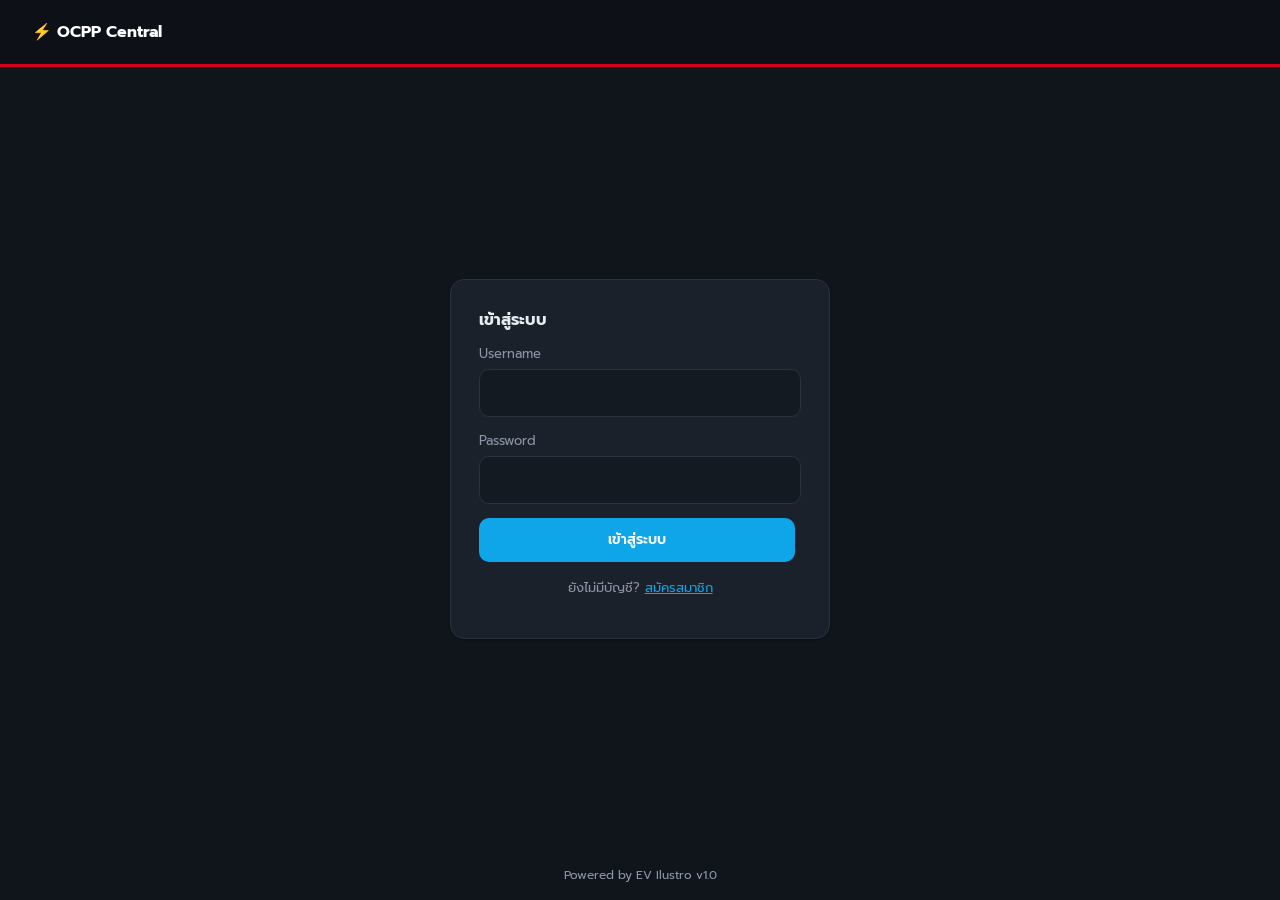
<file: app/static/login.html>
<!DOCTYPE html>
<html lang="th">
<head>
  <meta charset="UTF-8" />
  <meta name="viewport" content="width=device-width, initial-scale=1.0" />
  <title>เข้าสู่ระบบ - OCPP 1.6J Central System</title>
  <link rel="preconnect" href="https://fonts.googleapis.com" />
  <link rel="preconnect" href="https://fonts.gstatic.com" crossorigin />
  <link href="https://fonts.googleapis.com/css2?family=Prompt:wght@400;500;600;700&display=swap" rel="stylesheet" />
  <link rel="stylesheet" href="style.css?v=5" />
</head>
<body>
  <div class="auth-shell">
    <div class="auth-topbar">⚡ OCPP Central</div>

    <div class="auth-main">
      <div class="auth-card">
        <h2>เข้าสู่ระบบ</h2>
        <form id="login-form" class="form-grid">
          <label>Username
            <input type="text" id="login-username" required autocomplete="username" />
          </label>
          <label>Password
            <input type="password" id="login-password" required autocomplete="current-password" />
          </label>
          <p id="login-error" class="form-error" style="display:none"></p>
          <button type="submit">เข้าสู่ระบบ</button>
        </form>
        <p class="auth-footer-link">
          ยังไม่มีบัญชี? <a href="register.html">สมัครสมาชิก</a>
        </p>
      </div>
    </div>

    <footer class="page-footer">
      Powered by EV Ilustro v1.0
    </footer>
  </div>

  <script src="login.js"></script>
</body>
</html>
</file>
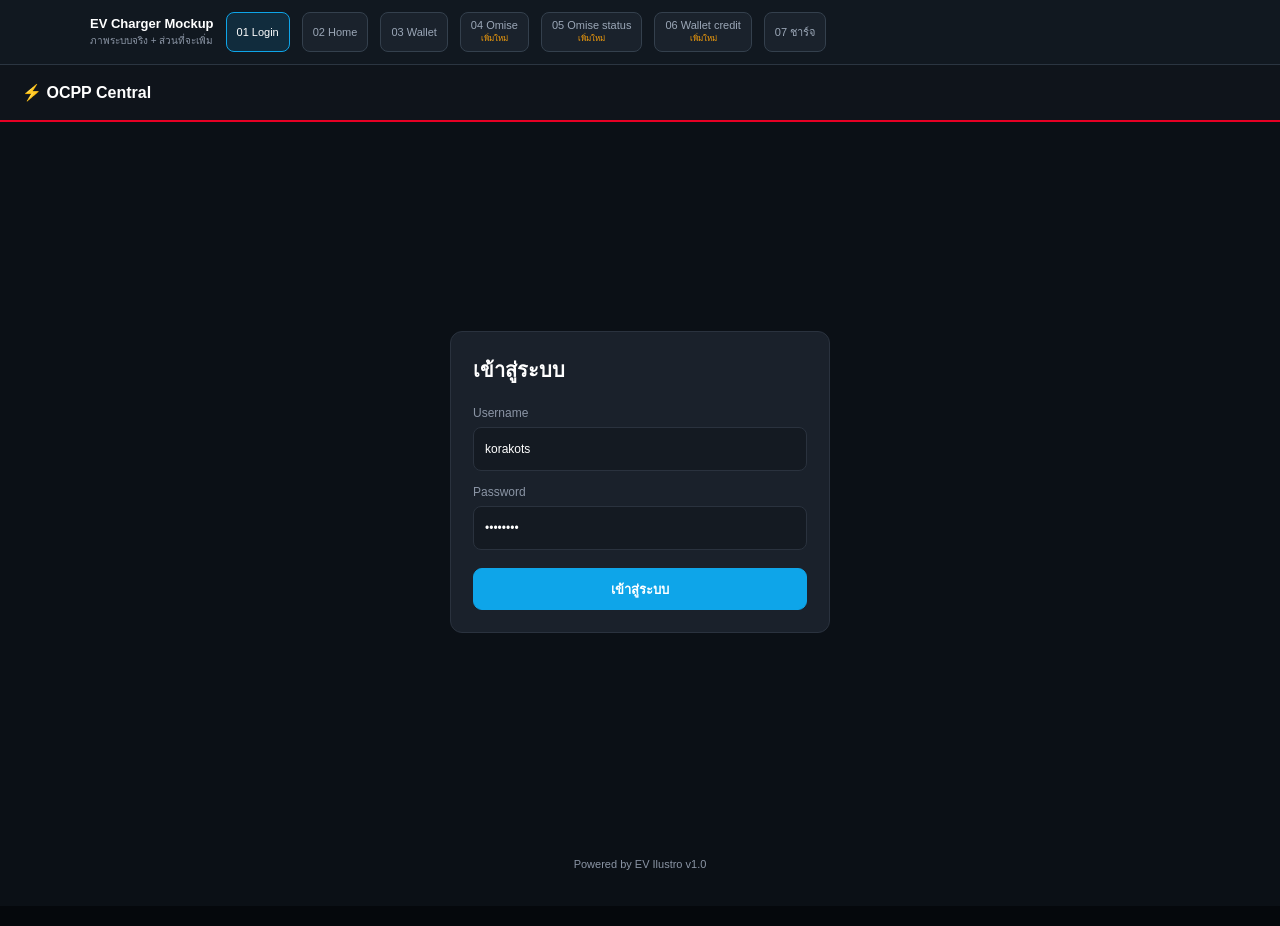
<file: app/static/mockup.html>
<!DOCTYPE html>
<html lang="th">
<head>
  <meta charset="UTF-8" />
  <meta name="viewport" content="width=device-width, initial-scale=1.0" />
  <title>EV Charger | System Mockup</title>
  <link rel="stylesheet" href="style.css?v=11" />
  <style>
    :root {
      --mockup-bg: #0b1016;
      --mockup-surface: #1a212b;
      --mockup-surface-2: #141a22;
      --mockup-border: #2a323e;
      --mockup-text: #e8ecf1;
      --mockup-muted: #8b95a5;
      --mockup-primary: #0ea5e9;
      --mockup-success: #22c55e;
      --mockup-warning: #f59e0b;
      --mockup-danger: #ef4444;
      --mockup-teal: #0f8aaa;
    }

    * { box-sizing: border-box; }

    html, body { min-height: 100%; }

    body {
      margin: 0;
      background: #05080c;
      color: var(--mockup-text);
      font-family: "Prompt", "Segoe UI", Tahoma, sans-serif;
    }

    button, input, select { font: inherit; }
    button { cursor: pointer; }

    .review-toolbar {
      position: sticky;
      top: 0;
      z-index: 50;
      display: flex;
      align-items: center;
      gap: 12px;
      padding: 12px 16px;
      background: #111820;
      border-bottom: 1px solid #2b3541;
      overflow-x: auto;
    }

    .review-toolbar-title {
      flex: 0 0 auto;
      color: #fff;
      font-size: 13px;
      font-weight: 700;
      white-space: nowrap;
    }

    .review-toolbar-title span {
      display: block;
      margin-top: 2px;
      color: var(--mockup-muted);
      font-size: 10px;
      font-weight: 400;
    }

    .review-steps {
      display: flex;
      gap: 6px;
      min-width: max-content;
    }

    .review-step {
      min-height: 34px;
      padding: 6px 10px;
      border: 1px solid #34404d;
      border-radius: 8px;
      background: #1a222c;
      color: #9ba7b7;
      font-size: 11px;
      white-space: nowrap;
    }

    .review-step.active {
      border-color: var(--mockup-primary);
      background: rgba(14, 165, 233, 0.14);
      color: #fff;
    }

    .review-step.proposed::after {
      content: "เพิ่มใหม่";
      display: block;
      margin-top: 1px;
      color: var(--mockup-warning);
      font-size: 8px;
    }

    .mockup-viewport {
      min-height: calc(100vh - 59px);
      background: var(--mockup-bg);
    }

    .mockup-screen { display: none; min-height: calc(100vh - 59px); }
    .mockup-screen.active { display: block; }

    .mockup-app {
      display: flex;
      flex-direction: column;
      width: min(100%, 760px);
      min-height: calc(100vh - 59px);
      margin: 0 auto;
      background: var(--mockup-bg);
    }

    .mockup-header {
      display: flex;
      align-items: center;
      justify-content: space-between;
      gap: 12px;
      min-height: 58px;
      padding: 12px 16px;
      background: var(--mockup-surface);
      border-bottom: 1px solid var(--mockup-border);
    }

    .mockup-brand {
      display: flex;
      align-items: center;
      gap: 8px;
      color: #fff;
      font-size: 15px;
      font-weight: 700;
    }

    .mockup-version {
      padding: 1px 7px;
      border: 1px solid var(--mockup-border);
      border-radius: 999px;
      color: var(--mockup-muted);
      font-size: 10px;
      font-weight: 500;
    }

    .mockup-header-actions { display: flex; align-items: center; gap: 8px; }

    .mockup-online {
      padding: 7px 10px;
      border-radius: 999px;
      background: var(--mockup-surface-2);
      color: #a5afbd;
      font-size: 11px;
      white-space: nowrap;
    }

    .mockup-header-icon {
      width: 36px;
      height: 36px;
      border: 1px solid var(--mockup-border);
      border-radius: 9px;
      background: var(--mockup-surface-2);
      color: var(--mockup-primary);
    }

    .mockup-content {
      flex: 1;
      padding: 14px 16px 92px;
    }

    .mockup-heading {
      display: flex;
      align-items: flex-start;
      gap: 10px;
      margin-bottom: 14px;
    }

    .mockup-back {
      flex: 0 0 auto;
      width: 40px;
      height: 40px;
      border: 1px solid var(--mockup-border);
      border-radius: 10px;
      background: var(--mockup-surface);
      color: var(--mockup-text);
      font-size: 18px;
    }

    .mockup-heading h1,
    .mockup-heading h2 {
      margin: 0;
      color: #fff;
      font-size: 20px;
      line-height: 1.3;
    }

    .mockup-heading p {
      margin: 4px 0 0;
      color: var(--mockup-muted);
      font-size: 12px;
    }

    .mockup-card {
      margin-bottom: 14px;
      padding: 16px;
      border: 1px solid var(--mockup-border);
      border-radius: 12px;
      background: var(--mockup-surface);
    }

    .mockup-card h3,
    .mockup-card h4 {
      margin: 0 0 12px;
      color: #fff;
      font-size: 16px;
    }

    .mockup-card p { color: var(--mockup-muted); }

    .overview-strip {
      display: flex;
      gap: 8px;
      overflow-x: auto;
      margin-bottom: 14px;
    }

    .overview-chip {
      flex: 0 0 auto;
      padding: 8px 12px;
      border: 1px solid var(--mockup-border);
      border-radius: 999px;
      background: var(--mockup-surface);
      color: var(--mockup-muted);
      font-size: 12px;
      white-space: nowrap;
    }

    .overview-chip strong { color: #fff; }
    .status-dot { display: inline-block; width: 8px; height: 8px; margin-right: 5px; border-radius: 50%; }
    .status-dot.green { background: var(--mockup-success); }
    .status-dot.blue { background: var(--mockup-primary); }
    .status-dot.red { background: var(--mockup-danger); }
    .status-dot.gray { background: #64748b; }

    .wallet-summary {
      display: flex;
      align-items: center;
      justify-content: space-between;
      gap: 12px;
      margin-bottom: 14px;
      padding: 13px 15px;
      border: 1px solid var(--mockup-border);
      border-radius: 10px;
      background: var(--mockup-surface);
    }

    .wallet-summary span { color: var(--mockup-muted); font-size: 12px; }
    .wallet-summary strong { color: #fff; font-family: ui-monospace, monospace; font-size: 18px; }

    .wallet-home-card { margin-bottom: 16px; padding: 18px; border: 1px solid rgba(14, 165, 233, 0.45); border-radius: 12px; background: #172b39; }
    .wallet-home-top { display: flex; align-items: flex-end; justify-content: space-between; gap: 14px; }
    .wallet-home-kicker { color: #9ddcf4; font-size: 12px; }
    .wallet-home-label { margin-top: 8px; color: var(--mockup-muted); font-size: 12px; }
    .wallet-home-value { margin-top: 2px; color: #fff; font-family: ui-monospace, monospace; font-size: 34px; font-weight: 700; }
    .wallet-home-top .primary-btn { flex: 0 0 auto; }
    .wallet-home-meta { display: flex; justify-content: space-between; gap: 10px; margin-top: 16px; padding-top: 12px; border-top: 1px solid rgba(157, 220, 244, 0.2); color: #b7c5d1; font-size: 11px; }
    .wallet-home-meta strong { color: #8de0a2; font-weight: 600; }
    .home-section-heading { display: flex; align-items: baseline; justify-content: space-between; gap: 10px; margin: 0 0 8px; }
    .home-section-heading h3 { margin: 0; color: #fff; font-size: 15px; }
    .home-section-heading span { color: var(--mockup-muted); font-size: 11px; }
    #screen-home .mockup-content > .wallet-summary { display: none; }

    .charger-card {
      padding: 16px;
      border: 1px solid var(--mockup-border);
      border-radius: 12px;
      background: var(--mockup-surface);
    }

    .charger-card-top,
    .charger-card-meta,
    .button-row,
    .wallet-balance-row,
    .payment-summary-row,
    .transaction-row {
      display: flex;
      align-items: center;
      justify-content: space-between;
      gap: 10px;
    }

    .charger-card-top strong { color: #fff; font-size: 15px; }
    .charger-card-meta { margin-top: 10px; color: var(--mockup-muted); font-size: 12px; }
    .charger-card-meta strong { color: #dce3eb; }

    .badge {
      display: inline-flex;
      align-items: center;
      padding: 5px 9px;
      border-radius: 999px;
      font-size: 11px;
      font-weight: 600;
    }

    .badge.available { background: rgba(34, 197, 94, 0.16); color: var(--mockup-success); }
    .badge.offline { background: var(--mockup-surface-2); color: var(--mockup-muted); }
    .badge.pending { background: rgba(245, 158, 11, 0.16); color: var(--mockup-warning); }
    .badge.success { background: rgba(34, 197, 94, 0.16); color: var(--mockup-success); }
    .badge.failed { background: rgba(239, 68, 68, 0.16); color: var(--mockup-danger); }

    .primary-btn,
    .secondary-btn,
    .danger-btn {
      min-height: 42px;
      padding: 9px 14px;
      border-radius: 9px;
      font-size: 13px;
      font-weight: 600;
    }

    .primary-btn { border: 1px solid var(--mockup-primary); background: var(--mockup-primary); color: #fff; }
    .secondary-btn { border: 1px solid var(--mockup-border); background: var(--mockup-surface-2); color: var(--mockup-text); }
    .danger-btn { border: 1px solid var(--mockup-danger); background: var(--mockup-danger); color: #fff; }
    .primary-btn:disabled { cursor: default; opacity: 0.45; }

    .bottom-nav {
      position: relative;
      flex: 0 0 auto;
      display: flex;
      justify-content: center;
      border-top: 1px solid var(--mockup-border);
      background: rgba(26, 33, 43, 0.98);
    }

    .bottom-nav-inner { display: flex; width: min(100%, 760px); }

    .bottom-nav button {
      flex: 1;
      min-height: 62px;
      border: 0;
      border-top: 2px solid transparent;
      background: transparent;
      color: #a1adbd;
      font-size: 11px;
    }

    .bottom-nav button.active { border-top-color: var(--mockup-danger); color: var(--mockup-primary); }
    .bottom-nav .nav-icon { display: block; margin-bottom: 3px; font-size: 19px; }

    .screen-switch {
      display: flex;
      gap: 6px;
      margin-bottom: 14px;
      padding: 4px;
      border: 1px solid var(--mockup-border);
      border-radius: 10px;
      background: var(--mockup-surface-2);
    }

    .screen-switch button {
      flex: 1;
      min-height: 34px;
      border: 0;
      border-radius: 7px;
      background: transparent;
      color: var(--mockup-muted);
      font-size: 12px;
    }

    .screen-switch button.active { background: var(--mockup-primary); color: #fff; }

    .wallet-balance {
      padding: 16px;
      border: 1px solid rgba(34, 197, 94, 0.35);
      border-radius: 10px;
      background: rgba(34, 197, 94, 0.1);
    }

    .wallet-balance .label { color: var(--mockup-muted); font-size: 12px; }
    .wallet-balance .value { margin-top: 3px; color: #fff; font-family: ui-monospace, monospace; font-size: 28px; font-weight: 700; }

    .wallet-mode { display: none; }
    .wallet-mode.active { display: block; }

    .alert {
      margin: 14px 0;
      padding: 12px;
      border-radius: 9px;
      font-size: 12px;
      line-height: 1.55;
    }

    .alert.warning { background: rgba(245, 158, 11, 0.1); color: #f8c36c; }
    .alert.danger { background: rgba(239, 68, 68, 0.1); color: #ff9090; }
    .alert.success { background: rgba(34, 197, 94, 0.1); color: #84e39b; }

    .field-label { display: block; margin-bottom: 7px; color: var(--mockup-muted); font-size: 12px; }
    .field-input,
    .field-select {
      width: 100%;
      min-height: 42px;
      padding: 9px 11px;
      border: 1px solid var(--mockup-border);
      border-radius: 8px;
      outline: 0;
      background: var(--mockup-surface-2);
      color: #fff;
    }

    .amount-options { display: flex; gap: 8px; margin: 10px 0 14px; }
    .amount-option { flex: 1; min-height: 38px; border: 1px solid var(--mockup-border); border-radius: 8px; background: var(--mockup-surface-2); color: #dce3eb; font-size: 12px; }
    .amount-option.active { border-color: var(--mockup-primary); background: rgba(14, 165, 233, 0.12); color: #fff; }

    .payment-summary {
      margin-bottom: 14px;
      padding: 14px;
      border: 1px solid var(--mockup-border);
      border-radius: 10px;
      background: var(--mockup-surface-2);
    }

    .payment-summary-row { padding: 7px 0; color: var(--mockup-muted); font-size: 12px; }
    .payment-summary-row + .payment-summary-row { border-top: 1px solid var(--mockup-border); }
    .payment-summary-row strong { color: #fff; font-family: ui-monospace, monospace; }

    .omise-shell { max-width: 500px; margin: 0 auto 14px; overflow: hidden; border: 1px solid #d7dde6; border-radius: 12px; background: #fff; color: #1e293b; box-shadow: 0 8px 22px rgba(0, 0, 0, 0.18); }
    .omise-topbar { display: flex; align-items: center; justify-content: space-between; gap: 10px; padding: 15px 18px; border-bottom: 1px solid #e5e7eb; background: #fff; }
    .omise-logo { color: #d61f69; font-size: 20px; font-weight: 800; letter-spacing: 0; }
    .omise-logo small { display: block; margin-top: 1px; color: #64748b; font-size: 9px; font-weight: 500; }
    .omise-test-badge { padding: 4px 7px; border-radius: 999px; background: #fff3cd; color: #986c00; font-size: 10px; font-weight: 700; }
    .omise-body { padding: 20px; }
    .omise-merchant { color: #64748b; font-size: 12px; }
    .omise-merchant strong { display: block; margin-top: 4px; color: #111827; font-size: 15px; }
    .omise-amount { margin: 20px 0; text-align: center; }
    .omise-amount span { color: #64748b; font-size: 12px; }
    .omise-amount strong { display: block; margin-top: 3px; color: #111827; font-family: ui-monospace, monospace; font-size: 32px; }
    .omise-method { display: flex; align-items: center; justify-content: space-between; gap: 10px; padding: 12px; border: 1px solid #dbe2ea; border-radius: 8px; background: #f8fafc; font-size: 12px; }
    .omise-method.selected { border-color: #d61f69; background: #fff5f8; }
    .omise-method strong { color: #111827; }
    .omise-method-check { color: #d61f69; font-weight: 800; }
    .omise-primary { width: 100%; min-height: 42px; margin-top: 16px; border: 1px solid #d61f69; border-radius: 8px; background: #d61f69; color: #fff; font-size: 13px; font-weight: 700; }
    .omise-primary:hover { filter: brightness(1.05); }
    .omise-meta { display: grid; grid-template-columns: 1fr 1fr; gap: 8px; margin-top: 16px; padding-top: 12px; border-top: 1px solid #e5e7eb; color: #64748b; font-size: 10px; }
    .omise-meta strong { display: block; margin-top: 3px; color: #334155; font-family: ui-monospace, monospace; font-size: 10px; }
    .omise-qr-stage { display: grid; place-items: center; padding: 8px 0 14px; }
    .omise-status { display: inline-flex; align-items: center; gap: 6px; padding: 6px 10px; border-radius: 999px; background: #fff3cd; color: #986c00; font-size: 11px; font-weight: 700; }
    .omise-status.success { background: #dcfce7; color: #15803d; }
    .omise-status.failed { background: #fee2e2; color: #b91c1c; }
    .omise-receipt { padding: 14px; border-radius: 8px; background: #f8fafc; }
    .omise-receipt-row { display: flex; align-items: center; justify-content: space-between; gap: 10px; padding: 7px 0; color: #64748b; font-size: 12px; }
    .omise-receipt-row + .omise-receipt-row { border-top: 1px solid #e5e7eb; }
    .omise-receipt-row strong { color: #111827; font-family: ui-monospace, monospace; }
    .omise-footer-note { margin: 14px 0 0; color: #64748b; text-align: center; font-size: 10px; line-height: 1.5; }
    .omise-result-icon { display: grid; place-items: center; width: 54px; height: 54px; margin: 0 auto 12px; border-radius: 50%; background: #dcfce7; color: #15803d; font-size: 26px; font-weight: 800; }
    .omise-result-icon.failed { background: #fee2e2; color: #b91c1c; }
    .omise-result-title { margin: 0; color: #15803d; text-align: center; font-size: 20px; }
    .omise-result-title.failed { color: #b91c1c; }

    @media (max-width: 520px) {
      .omise-body { padding: 16px; }
      .omise-meta { grid-template-columns: 1fr; }
    }

    .stepper { display: flex; gap: 5px; margin-bottom: 16px; }
    .stepper span { flex: 1; height: 4px; border-radius: 99px; background: var(--mockup-border); }
    .stepper span.done { background: var(--mockup-success); }
    .stepper span.current { background: var(--mockup-primary); }

    .qr-wrap { display: grid; place-items: center; padding: 18px; }
    .qr-grid { display: grid; grid-template-columns: repeat(13, 10px); grid-auto-rows: 10px; gap: 2px; padding: 10px; border-radius: 5px; background: #fff; }
    .qr-cell { background: #fff; }
    .qr-cell.on { background: #111820; }

    .result-icon {
      display: grid;
      place-items: center;
      width: 58px;
      height: 58px;
      margin: 10px auto 14px;
      border-radius: 50%;
      background: rgba(34, 197, 94, 0.16);
      color: var(--mockup-success);
      font-size: 28px;
      font-weight: 700;
    }

    .result-title { margin: 0; color: #fff; text-align: center; font-size: 20px; }
    .result-copy { margin: 7px 0 18px; color: var(--mockup-muted); text-align: center; font-size: 12px; }

    .transaction-row { padding: 12px 0; color: var(--mockup-muted); font-size: 12px; }
    .transaction-row + .transaction-row { border-top: 1px solid var(--mockup-border); }
    .transaction-row strong { color: #fff; }
    .transaction-amount { color: var(--mockup-success); font-family: ui-monospace, monospace; font-weight: 700; }

    .detail-grid { display: grid; grid-template-columns: repeat(2, minmax(0, 1fr)); gap: 12px; }
    .detail-grid div { padding: 11px; border-radius: 8px; background: var(--mockup-surface-2); }
    .detail-grid span { display: block; margin-bottom: 4px; color: var(--mockup-muted); font-size: 11px; }
    .detail-grid strong { color: #fff; font-size: 13px; }

    .login-screen { min-height: calc(100vh - 59px); background: var(--mockup-bg); overflow-x: hidden; }
    .login-topbar { padding: 18px 22px; border-bottom: 2px solid #e60024; background: #0f141b; color: #fff; font-weight: 700; }
    .login-main { display: flex; align-items: center; justify-content: center; width: 100%; min-height: calc(100vh - 180px); padding: 24px 16px; }
    .login-card { width: 100%; max-width: 380px; min-width: 0; padding: 22px; border: 1px solid var(--mockup-border); border-radius: 12px; background: var(--mockup-surface); }
    .login-card h1 { margin: 0 0 20px; color: #fff; font-size: 20px; }
    .login-field { display: block; margin-bottom: 14px; color: var(--mockup-muted); font-size: 12px; }
    .login-field input { display: block; width: 100%; margin-top: 7px; min-height: 44px; padding: 9px 11px; border: 1px solid var(--mockup-border); border-radius: 8px; background: var(--mockup-surface-2); color: #fff; }
    .login-submit { width: 100%; margin-top: 4px; }
    .login-footer { padding: 16px; color: var(--mockup-muted); text-align: center; font-size: 11px; }

    .prototype-note { margin: 2px 0 16px; color: #c1cad5; font-size: 11px; }
    .prototype-note strong { color: var(--mockup-warning); }

    .estimate-title-row { display: flex; align-items: flex-start; justify-content: space-between; gap: 12px; }
    .estimate-title-row h3 { margin-bottom: 4px; }
    .estimate-title-row p { margin: 0 0 12px; font-size: 12px; }
    .estimate-switch { margin-bottom: 14px; }
    .estimate-mode { display: none; }
    .estimate-mode.active { display: block; }
    .estimate-input-grid { display: grid; grid-template-columns: repeat(4, minmax(0, 1fr)); gap: 8px; }
    .estimate-highlight { display: grid; grid-template-columns: repeat(3, minmax(0, 1fr)); gap: 8px; margin-top: 14px; }
    .estimate-stat { padding: 11px; border-radius: 8px; background: var(--mockup-surface-2); }
    .estimate-stat span { display: block; color: var(--mockup-muted); font-size: 11px; }
    .estimate-stat strong { display: block; margin-top: 4px; color: #fff; font-family: ui-monospace, monospace; font-size: 15px; }
    .estimate-caption { margin: 12px 0 0; color: var(--mockup-muted); font-size: 11px; line-height: 1.5; }

    @media (max-width: 520px) {
      .wallet-home-top,
      .wallet-home-meta { align-items: stretch; flex-direction: column; }
      .estimate-input-grid,
      .estimate-highlight { grid-template-columns: 1fr; }
      #screen-charger .button-row { flex-direction: column; align-items: stretch; }
    }

    @media (min-width: 900px) {
      .review-toolbar { padding-right: calc((100vw - 1100px) / 2); padding-left: calc((100vw - 1100px) / 2); }
      .mockup-content { padding-right: 20px; padding-left: 20px; }
    }
  </style>
</head>
<body>
  <header class="review-toolbar">
    <div class="review-toolbar-title">EV Charger Mockup<span>ภาพระบบจริง + ส่วนที่จะเพิ่ม</span></div>
    <nav class="review-steps" aria-label="เลือกหน้าจอ">
      <button class="review-step active" data-go="login">01 Login</button>
      <button class="review-step" data-go="home">02 Home</button>
      <button class="review-step" data-go="wallet">03 Wallet</button>
      <button class="review-step proposed" data-go="payment">04 Omise</button>
      <button class="review-step proposed" data-go="pending">05 Omise status</button>
      <button class="review-step proposed" data-go="success">06 Wallet credit</button>
      <button class="review-step" data-go="charger">07 ชาร์จ</button>
    </nav>
  </header>

  <main class="mockup-viewport">
    <section class="mockup-screen active" id="screen-login">
      <div class="login-screen">
        <div class="login-topbar">⚡ OCPP Central</div>
        <div class="login-main">
          <div class="login-card">
            <h1>เข้าสู่ระบบ</h1>
            <label class="login-field">Username<input id="login-username" type="text" value="korakots" /></label>
            <label class="login-field">Password<input id="login-password" type="password" value="Demo123!" /></label>
            <button class="primary-btn login-submit" id="login-submit">เข้าสู่ระบบ</button>
          </div>
        </div>
        <div class="login-footer">Powered by EV Ilustro v1.0</div>
      </div>
    </section>

    <section class="mockup-screen" id="screen-home">
      <div class="mockup-app">
        <header class="mockup-header">
          <div class="mockup-brand">⚡ OCPP Central <span class="mockup-version">v1.2</span></div>
          <div class="mockup-header-actions"><span class="mockup-online">0/1 online</span><button class="mockup-header-icon">↻</button></div>
        </header>
        <div class="mockup-content">
          <section class="wallet-home-card">
            <div class="wallet-home-top"><div><div class="wallet-home-kicker">Wallet ของฉัน</div><div class="wallet-home-label">ยอดเงินคงเหลือ</div><div class="wallet-home-value">฿141.20</div></div><button class="primary-btn" data-go="wallet" data-open-wallet-mode="target">＋ เติมเงิน</button></div>
            <div class="wallet-home-meta"><span>พร้อมใช้สำหรับการชาร์จ</span><strong>สถานะ Wallet: พร้อมใช้</strong></div>
          </section>
          <div class="home-section-heading"><h3>สถานะเครื่องชาร์จ</h3><span>ข้อมูลล่าสุดจากระบบ</span></div>
          <div class="overview-strip">
            <div class="overview-chip"><span class="status-dot green"></span><strong>0</strong> พร้อมใช้</div>
            <div class="overview-chip"><span class="status-dot blue"></span><strong>0</strong> กำลังชาร์จ</div>
            <div class="overview-chip"><span class="status-dot red"></span><strong>0</strong> ขัดข้อง</div>
            <div class="overview-chip"><span class="status-dot gray"></span><strong>1</strong> ออฟไลน์</div>
          </div>
          <button class="wallet-summary" data-go="wallet">
            <span>💰 ยอดเงินคงเหลือ (แตะเพื่อเติมเงิน/ตั้งงบ)</span><strong>฿141.20</strong>
          </button>
          <article class="charger-card" data-go="charger">
            <div class="charger-card-top"><strong><span class="status-dot gray"></span>yc0117126030096</strong><span><span class="badge offline">Offline</span> <span class="badge available">Available</span></span></div>
            <div class="charger-card-meta"><span>ยี่ห้อ/รุ่น <strong>XQ / EV-07KW</strong></span><span>Heartbeat <strong>15/8/2569 16:02:02</strong></span></div>
          </article>
        </div>
        <nav class="bottom-nav"><div class="bottom-nav-inner"><button class="active" data-go="home"><span class="nav-icon">🏠</span>หน้าแรก</button><button data-go="history"><span class="nav-icon">📜</span>ประวัติ</button><button data-go="wallet"><span class="nav-icon">⚙️</span>ตั้งค่า</button></div></nav>
      </div>
    </section>

    <section class="mockup-screen" id="screen-wallet">
      <div class="mockup-app">
        <header class="mockup-header"><div class="mockup-brand">⚡ OCPP Central <span class="mockup-version">v1.2</span></div><div class="mockup-header-actions"><span class="mockup-online">0/1 online</span><button class="mockup-header-icon">↻</button></div></header>
        <div class="mockup-content">
          <div class="mockup-heading"><button class="mockup-back" data-go="home">←</button><div><h2>ตั้งค่า</h2><p>กระเป๋าเงินของฉัน</p></div></div>
          <div class="screen-switch"><button class="wallet-tab active" data-wallet-mode="current">ระบบปัจจุบัน</button><button class="wallet-tab" data-wallet-mode="target">แบบที่จะเพิ่ม</button></div>

          <div class="wallet-mode active" data-wallet-panel="current">
            <article class="mockup-card">
              <h3>กระเป๋าเงินของฉัน</h3>
              <div class="wallet-balance"><div class="label">💰 ยอดเงินคงเหลือ</div><div class="value">฿141.20</div></div>
              <div class="alert warning">เติมเงินเข้ากระเป๋า (⚠️ โหมดทดสอบ ยังไม่เชื่อมระบบชำระเงินจริง เงินไม่ได้เคลื่อนไหวจริง)</div>
              <div class="button-row"><input class="field-input" value="500" aria-label="จำนวนเงิน" /><button class="danger-btn">เติมเงิน (ทดสอบ)</button></div>
              <div class="alert" style="margin-bottom:0">ตั้งงบสำหรับการชาร์จครั้งถัดไป: ยังไม่ได้ตั้งงบ</div>
            </article>
            <p class="prototype-note"><strong>จุดที่ต้องเปลี่ยน:</strong> ปุ่มเติมเงินทดสอบจะถูกแทนด้วย Payment flow ที่ตรวจสอบกับ Omise ก่อนเครดิต Wallet</p>
          </div>

          <div class="wallet-mode" data-wallet-panel="target">
            <article class="mockup-card">
              <h3>กระเป๋าเงินของฉัน</h3>
              <div class="wallet-balance"><div class="label">💰 ยอดเงินคงเหลือ</div><div class="value">฿141.20</div></div>
              <div style="margin-top:16px"><label class="field-label">จำนวนเงินที่ต้องการเติม</label><input class="field-input" id="topup-amount" value="500" inputmode="decimal" /></div>
              <div class="amount-options"><button class="amount-option" data-amount="100">฿100</button><button class="amount-option active" data-amount="500">฿500</button><button class="amount-option" data-amount="1000">฿1,000</button></div>
              <label class="field-label">ช่องทางชำระเงิน</label><select class="field-select"><option>PromptPay</option><option>บัตรเครดิต / เดบิต</option></select>
              <button class="primary-btn" style="width:100%; margin-top:16px" data-go="payment">สร้างรายการชำระเงิน</button>
            </article>
            <p class="prototype-note"><strong>ส่วนที่จะเพิ่ม:</strong> เลือกยอด, เลือกช่องทาง, สร้างรายการ และรอผลยืนยันก่อนเติม Wallet</p>
          </div>
        </div>
        <nav class="bottom-nav"><div class="bottom-nav-inner"><button data-go="home"><span class="nav-icon">🏠</span>หน้าแรก</button><button data-go="history"><span class="nav-icon">📜</span>ประวัติ</button><button class="active" data-go="wallet"><span class="nav-icon">⚙️</span>ตั้งค่า</button></div></nav>
      </div>
    </section>

    <section class="mockup-screen" id="screen-payment">
      <div class="mockup-app">
        <header class="mockup-header"><div class="mockup-brand">⚡ OCPP Central <span class="mockup-version">v1.2</span></div><span class="mockup-online">External: Omise</span></header>
        <div class="mockup-content">
          <div class="mockup-heading"><button class="mockup-back" data-go="wallet">←</button><div><h2>ยืนยันการเติมเงิน</h2><p>กำลังเปิดหน้าชำระเงินของ Omise</p></div></div>
          <div class="stepper"><span class="done"></span><span class="current"></span><span></span></div>
          <div class="alert warning">หน้านี้คือหน้าชำระเงินภายนอกของ Omise (จำลอง) ระบบเราจะยังไม่เพิ่มยอด Wallet ในขั้นตอนนี้</div>
          <div class="omise-shell">
            <div class="omise-topbar"><div class="omise-logo">omise<small>Opn Payments</small></div><span class="omise-test-badge">TEST MODE</span></div>
            <div class="omise-body">
              <div class="omise-merchant">ชำระเงินให้<strong>EV Charger Central</strong></div>
              <div class="omise-amount"><span>ยอดที่ต้องชำระ</span><strong>฿500.00 <small>THB</small></strong></div>
              <div class="omise-method selected"><span><strong>PromptPay</strong><br />สแกน QR ผ่าน Mobile Banking</span><span class="omise-method-check">✓ เลือกแล้ว</span></div>
              <button class="omise-primary" data-go="pending">ดำเนินการชำระเงิน</button>
              <div class="omise-meta"><div>Merchant reference<strong>TOPUP-0001</strong></div><div>Currency<strong>THB</strong></div></div>
              <p class="omise-footer-note">การชำระเงินดำเนินการโดย Omise / Opn Payments</p>
            </div>
          </div>
        </div>
      </div>
    </section>

    <section class="mockup-screen" id="screen-pending">
      <div class="mockup-app">
        <header class="mockup-header"><div class="mockup-brand">⚡ OCPP Central <span class="mockup-version">v1.2</span></div><span class="mockup-online">External: Omise</span></header>
        <div class="mockup-content">
          <div class="mockup-heading"><button class="mockup-back" data-go="payment">←</button><div><h2>Omise PromptPay</h2><p>หน้าชำระเงินภายนอก • TOPUP-0001</p></div></div>
          <div class="stepper"><span class="done"></span><span class="done"></span><span class="current"></span></div>
          <div class="omise-shell">
            <div class="omise-topbar"><div class="omise-logo">omise<small>Opn Payments</small></div><span class="omise-test-badge">TEST MODE</span></div>
            <div class="omise-body">
              <div class="omise-merchant">ชำระเงินให้<strong>EV Charger Central</strong></div>
              <div class="omise-amount"><span>สแกน QR เพื่อชำระ</span><strong>฿500.00 <small>THB</small></strong></div>
              <div class="omise-qr-stage"><div class="qr-wrap"><div class="qr-grid" id="qr-grid" aria-label="Omise PromptPay QR จำลอง"></div></div><span class="omise-status">● charge: pending</span></div>
              <div class="omise-receipt"><div class="omise-receipt-row"><span>Charge ID</span><strong>chrg_test_7f3a91</strong></div><div class="omise-receipt-row"><span>Source</span><strong>src_test_9c21b0</strong></div><div class="omise-receipt-row"><span>หมดอายุ</span><strong>10 นาที</strong></div></div>
              <p class="omise-footer-note">กำลังรอ Omise ส่ง webhook ยืนยันรายการกลับมายังระบบ</p>
            </div>
          </div>
          <div class="button-row"><button class="secondary-btn" data-go="expired">จำลองหมดอายุ</button><button class="primary-btn" data-go="success">จำลองชำระสำเร็จ</button></div>
        </div>
      </div>
    </section>

    <section class="mockup-screen" id="screen-success">
      <div class="mockup-app">
        <header class="mockup-header"><div class="mockup-brand">⚡ OCPP Central <span class="mockup-version">v1.2</span></div><span class="badge success">Omise: successful</span></header>
        <div class="mockup-content">
          <div class="mockup-heading"><button class="mockup-back" data-go="wallet">←</button><div><h2>ผลจาก Omise</h2><p>ระบบได้รับผลชำระเงินและกำลังเครดิต Wallet</p></div></div>
          <div class="omise-shell">
            <div class="omise-topbar"><div class="omise-logo">omise<small>Opn Payments</small></div><span class="omise-status success">● successful</span></div>
            <div class="omise-body">
              <div class="omise-result-icon">✓</div>
              <h2 class="omise-result-title">Payment successful</h2>
              <div class="omise-amount"><span>ยอดที่ชำระสำเร็จ</span><strong>฿500.00 <small>THB</small></strong></div>
              <div class="omise-receipt"><div class="omise-receipt-row"><span>Charge ID</span><strong>chrg_test_7f3a91</strong></div><div class="omise-receipt-row"><span>Status</span><strong>successful</strong></div><div class="omise-receipt-row"><span>Webhook</span><strong>charge.complete</strong></div></div>
              <p class="omise-footer-note">ผลลัพธ์จาก Omise ที่ระบบเราใช้เป็นเงื่อนไขเครดิต Wallet</p>
            </div>
          </div>
          <article class="mockup-card">
            <h3>ระบบ EV Charger</h3>
            <p class="prototype-note">Omise ยืนยันแล้ว ระบบจึงเพิ่มยอดเข้า Wallet ได้</p>
            <div class="wallet-balance"><div class="label">ยอดเงินคงเหลือใหม่</div><div class="value">฿641.20</div></div>
            <div style="margin-top:16px"><div class="transaction-row"><span>รายการเติมเงิน</span><span class="transaction-amount">+ ฿500.00</span></div><div class="transaction-row"><span>สถานะ</span><strong><span class="badge success">เครดิตเข้า Wallet แล้ว</span></strong></div></div>
            <button class="primary-btn" style="width:100%; margin-top:16px" data-go="charger">ไปเลือกเครื่องชาร์จ</button>
          </article>
        </div>
      </div>
    </section>

    <section class="mockup-screen" id="screen-expired">
      <div class="mockup-app">
        <header class="mockup-header"><div class="mockup-brand">⚡ OCPP Central <span class="mockup-version">v1.2</span></div><span class="badge failed">Omise: expired</span></header>
        <div class="mockup-content">
          <div class="mockup-heading"><button class="mockup-back" data-go="wallet">←</button><div><h2>ผลจาก Omise</h2><p>รายการยังไม่ถูกเครดิตเข้า Wallet</p></div></div>
          <div class="omise-shell">
            <div class="omise-topbar"><div class="omise-logo">omise<small>Opn Payments</small></div><span class="omise-status failed">● expired</span></div>
            <div class="omise-body">
              <div class="omise-result-icon failed">!</div>
              <h2 class="omise-result-title failed">Payment expired</h2>
              <div class="omise-amount"><span>รายการที่หมดอายุ</span><strong>฿500.00 <small>THB</small></strong></div>
              <div class="omise-receipt"><div class="omise-receipt-row"><span>Charge ID</span><strong>chrg_test_7f3a91</strong></div><div class="omise-receipt-row"><span>Status</span><strong>expired</strong></div><div class="omise-receipt-row"><span>Wallet credit</span><strong>ไม่เพิ่มยอด</strong></div></div>
              <p class="omise-footer-note">ระบบจะไม่เครดิต Wallet เพราะยังไม่มีผลสำเร็จจาก Omise</p>
            </div>
          </div>
          <article class="mockup-card">
            <div class="alert danger" style="margin-top:0"><strong>เติมเงินไม่สำเร็จ</strong><br />สร้างรายการใหม่เพื่อชำระเงินอีกครั้ง</div>
            <div class="button-row"><button class="secondary-btn" data-go="wallet">กลับไป Wallet</button><button class="primary-btn" data-go="payment">สร้างรายการใหม่</button></div>
          </article>
        </div>
      </div>
    </section>

    <section class="mockup-screen" id="screen-charger">
      <div class="mockup-app">
        <header class="mockup-header"><div class="mockup-brand">⚡ OCPP Central <span class="mockup-version">v1.2</span></div><span class="mockup-online">0/1 online</span></header>
        <div class="mockup-content">
          <div class="mockup-heading"><button class="mockup-back" data-go="home">←</button><div><h2>เครื่องชาร์จ: yc0117126030096</h2><p><span class="badge offline">Offline</span> <span class="badge available">Available</span></p></div></div>
          <article class="mockup-card">
            <div class="detail-grid"><div><span>ยี่ห้อ / รุ่น</span><strong>XQ / EV-07KW</strong></div><div><span>Firmware</span><strong>MCU_260531</strong></div><div><span>Connector</span><strong>1 (NoError)</strong></div><div><span>Heartbeat ล่าสุด</span><strong>15/8/2569 16:02:02</strong></div></div>
          </article>
          <article class="mockup-card estimate-card">
            <div class="estimate-title-row"><div><h3>ประมาณการชาร์จ</h3><p>คำนวณค่าใช้จ่ายและเวลาจากข้อมูลรถกับหัวชาร์จ</p></div><span class="badge pending">เมื่อเครื่อง Online</span></div>
            <div class="screen-switch estimate-switch"><button class="estimate-tab active" data-estimate-mode="soc">มีข้อมูล SoC</button><button class="estimate-tab" data-estimate-mode="fallback">ไม่มีข้อมูล SoC</button></div>

            <div class="estimate-mode active" data-estimate-panel="soc">
              <div class="estimate-input-grid">
                <label class="field-label">SoC ปัจจุบัน (%)<input class="field-input" id="estimate-current-soc" type="number" min="0" max="100" value="35" /></label>
                <label class="field-label">เป้าหมาย SoC<select class="field-select" id="estimate-target-soc"><option value="80">80%</option><option value="100">100%</option></select></label>
                <label class="field-label">ความจุแบตเตอรี่ (kWh)<input class="field-input" id="estimate-battery" type="number" min="1" value="60" /></label>
                <label class="field-label">กำลังชาร์จ (kW)<input class="field-input" id="estimate-power" type="number" min="0.1" step="0.1" value="7" /></label>
              </div>
              <div class="estimate-highlight"><div class="estimate-stat"><span>ต้องเติมประมาณ</span><strong id="estimate-energy">30.00 kWh</strong></div><div class="estimate-stat"><span>ใช้เวลาประมาณ</span><strong id="estimate-time">4 ชม. 17 นาที</strong></div><div class="estimate-stat"><span>ค่าใช้จ่ายประมาณ</span><strong id="estimate-cost">฿210.00</strong></div></div>
              <div class="alert warning">เป็นค่าประมาณจาก SoC และกำลังชาร์จจริง ช่วงแบตใกล้เต็มอาจลดกำลังลง ทำให้ใช้เวลานานกว่าค่านี้</div>
            </div>

            <div class="estimate-mode" data-estimate-panel="fallback">
              <div class="alert warning" style="margin-top:0">เครื่องยังไม่ได้ส่งค่า SoC จึงยืนยันระดับแบตเตอรี่หรือคำว่า “เต็ม” ไม่ได้</div>
              <div class="estimate-highlight"><div class="estimate-stat"><span>กำลังชาร์จอ้างอิง</span><strong id="estimate-fallback-power">7.00 kW</strong></div><div class="estimate-stat"><span>พลังงานตามงบ</span><strong id="estimate-fallback-energy">14.29 kWh</strong></div><div class="estimate-stat"><span>เวลาประมาณ</span><strong id="estimate-fallback-time">2 ชม. 2 นาที</strong></div></div>
              <label class="field-label" style="margin-top:14px">งบสูงสุดสำหรับรอบนี้ (บาท)<input class="field-input" id="estimate-budget" type="number" min="1" step="1" value="100" /></label>
              <p class="estimate-caption">ระบบจะติดตาม MeterValues และสั่งหยุดอัตโนมัติเมื่อถึงงบที่ตั้งไว้ ค่าใช้จ่ายจริงอาจต่างเล็กน้อยตามรอบการส่งข้อมูลของเครื่อง</p>
            </div>
          </article>
          <article class="mockup-card">
            <h3>เริ่มชาร์จ</h3>
            <div class="wallet-summary"><span>ยอด Wallet ที่ใช้ได้</span><strong>฿641.20</strong></div>
            <label class="field-label">งบสำหรับ session นี้ (เว้นว่าง = ใช้ Wallet ทั้งหมด)</label>
            <input class="field-input" value="100" />
            <button class="primary-btn" style="width:100%; margin-top:14px" disabled>เริ่มชาร์จเมื่อเครื่อง Online</button>
          </article>
          <div class="alert warning">OCPP charging flow เดิมยังใช้ต่อ: Authorize → StartTransaction → MeterValues → StopTransaction</div>
        </div>
        <nav class="bottom-nav"><div class="bottom-nav-inner"><button class="active" data-go="home"><span class="nav-icon">🏠</span>หน้าแรก</button><button data-go="history"><span class="nav-icon">📜</span>ประวัติ</button><button data-go="wallet"><span class="nav-icon">⚙️</span>ตั้งค่า</button></div></nav>
      </div>
    </section>

    <section class="mockup-screen" id="screen-history">
      <div class="mockup-app">
        <header class="mockup-header"><div class="mockup-brand">⚡ OCPP Central <span class="mockup-version">v1.2</span></div><span class="mockup-online">0/1 online</span></header>
        <div class="mockup-content">
          <div class="mockup-heading"><button class="mockup-back" data-go="home">←</button><div><h2>ประวัติการชาร์จ</h2><p>ข้อมูลจากระบบปัจจุบัน</p></div></div>
          <article class="mockup-card"><div class="alert" style="margin-top:0">ยังไม่มี transaction ในช่วงที่เลือก</div><button class="secondary-btn" data-go="home">กลับหน้าแรก</button></article>
        </div>
        <nav class="bottom-nav"><div class="bottom-nav-inner"><button data-go="home"><span class="nav-icon">🏠</span>หน้าแรก</button><button class="active" data-go="history"><span class="nav-icon">📜</span>ประวัติ</button><button data-go="wallet"><span class="nav-icon">⚙️</span>ตั้งค่า</button></div></nav>
      </div>
    </section>
  </main>

  <script>
    const screens = ["login", "home", "wallet", "payment", "pending", "success", "expired", "charger", "history"];

    function showScreen(name) {
      if (!screens.includes(name)) return;
      document.querySelectorAll(".mockup-screen").forEach((el) => el.classList.toggle("active", el.id === `screen-${name}`));
      document.querySelectorAll("[data-go]").forEach((el) => el.classList.toggle("active", el.dataset.go === name && el.classList.contains("review-step")));
      window.scrollTo(0, 0);
    }

    document.addEventListener("click", (event) => {
      const target = event.target.closest("[data-go]");
      if (target) {
        event.preventDefault();
        showScreen(target.dataset.go);
        if (target.dataset.openWalletMode) {
          const walletTab = document.querySelector(`[data-wallet-mode="${target.dataset.openWalletMode}"]`);
          if (walletTab) walletTab.click();
        }
      }
    });

    document.getElementById("login-submit").addEventListener("click", () => showScreen("home"));

    document.querySelectorAll("[data-wallet-mode]").forEach((button) => {
      button.addEventListener("click", () => {
        const mode = button.dataset.walletMode;
        document.querySelectorAll("[data-wallet-mode]").forEach((el) => el.classList.toggle("active", el === button));
        document.querySelectorAll("[data-wallet-panel]").forEach((el) => el.classList.toggle("active", el.dataset.walletPanel === mode));
      });
    });

    document.querySelectorAll("[data-amount]").forEach((button) => {
      button.addEventListener("click", () => {
        document.querySelectorAll("[data-amount]").forEach((el) => el.classList.toggle("active", el === button));
        document.getElementById("topup-amount").value = button.dataset.amount;
      });
    });

    document.querySelectorAll("[data-estimate-mode]").forEach((button) => {
      button.addEventListener("click", () => {
        const mode = button.dataset.estimateMode;
        document.querySelectorAll("[data-estimate-mode]").forEach((el) => el.classList.toggle("active", el === button));
        document.querySelectorAll("[data-estimate-panel]").forEach((el) => el.classList.toggle("active", el.dataset.estimatePanel === mode));
        updateEstimate();
      });
    });

    const estimatePricePerKwh = 7;
    const estimateEfficiency = 0.9;

    function formatEstimateMoney(value) {
      return `฿${Math.max(0, value).toFixed(2)}`;
    }

    function formatEstimateTime(hours) {
      const totalMinutes = Math.max(0, Math.round(hours * 60));
      return `${Math.floor(totalMinutes / 60)} ชม. ${totalMinutes % 60} นาที`;
    }

    function numberFrom(id, fallback) {
      const value = parseFloat(document.getElementById(id).value);
      return Number.isFinite(value) ? value : fallback;
    }

    function updateEstimate() {
      const currentSoc = Math.min(100, Math.max(0, numberFrom("estimate-current-soc", 0)));
      const targetSoc = Math.min(100, Math.max(0, numberFrom("estimate-target-soc", 80)));
      const batteryKwh = Math.max(0, numberFrom("estimate-battery", 60));
      const powerKw = Math.max(0.1, numberFrom("estimate-power", 7));
      const energyKwh = (batteryKwh * Math.max(0, targetSoc - currentSoc) / 100) / estimateEfficiency;

      document.getElementById("estimate-energy").textContent = `${energyKwh.toFixed(2)} kWh`;
      document.getElementById("estimate-time").textContent = formatEstimateTime(energyKwh / powerKw);
      document.getElementById("estimate-cost").textContent = formatEstimateMoney(energyKwh * estimatePricePerKwh);

      const budget = Math.max(0, numberFrom("estimate-budget", 100));
      const fallbackEnergy = budget / estimatePricePerKwh;
      document.getElementById("estimate-fallback-power").textContent = `${powerKw.toFixed(2)} kW`;
      document.getElementById("estimate-fallback-energy").textContent = `${fallbackEnergy.toFixed(2)} kWh`;
      document.getElementById("estimate-fallback-time").textContent = formatEstimateTime(fallbackEnergy / powerKw);
    }

    ["estimate-current-soc", "estimate-target-soc", "estimate-battery", "estimate-power", "estimate-budget"].forEach((id) => {
      document.getElementById(id).addEventListener("input", updateEstimate);
      document.getElementById(id).addEventListener("change", updateEstimate);
    });
    updateEstimate();

    const qrGrid = document.getElementById("qr-grid");
    const qrPattern = [
      "1111111001011", "1000001011001", "1011101010111", "1011101001101", "1011101010101", "1000001001111", "1111111010101",
      "0000000011010", "1101111110011", "1010010011110", "1111011110101", "0010110011011", "1101111010111"
    ];
    qrPattern.join("").split("").forEach((cell) => {
      const span = document.createElement("span");
      span.className = `qr-cell ${cell === "1" ? "on" : ""}`;
      qrGrid.appendChild(span);
    });
  </script>
</body>
</html>
</file>
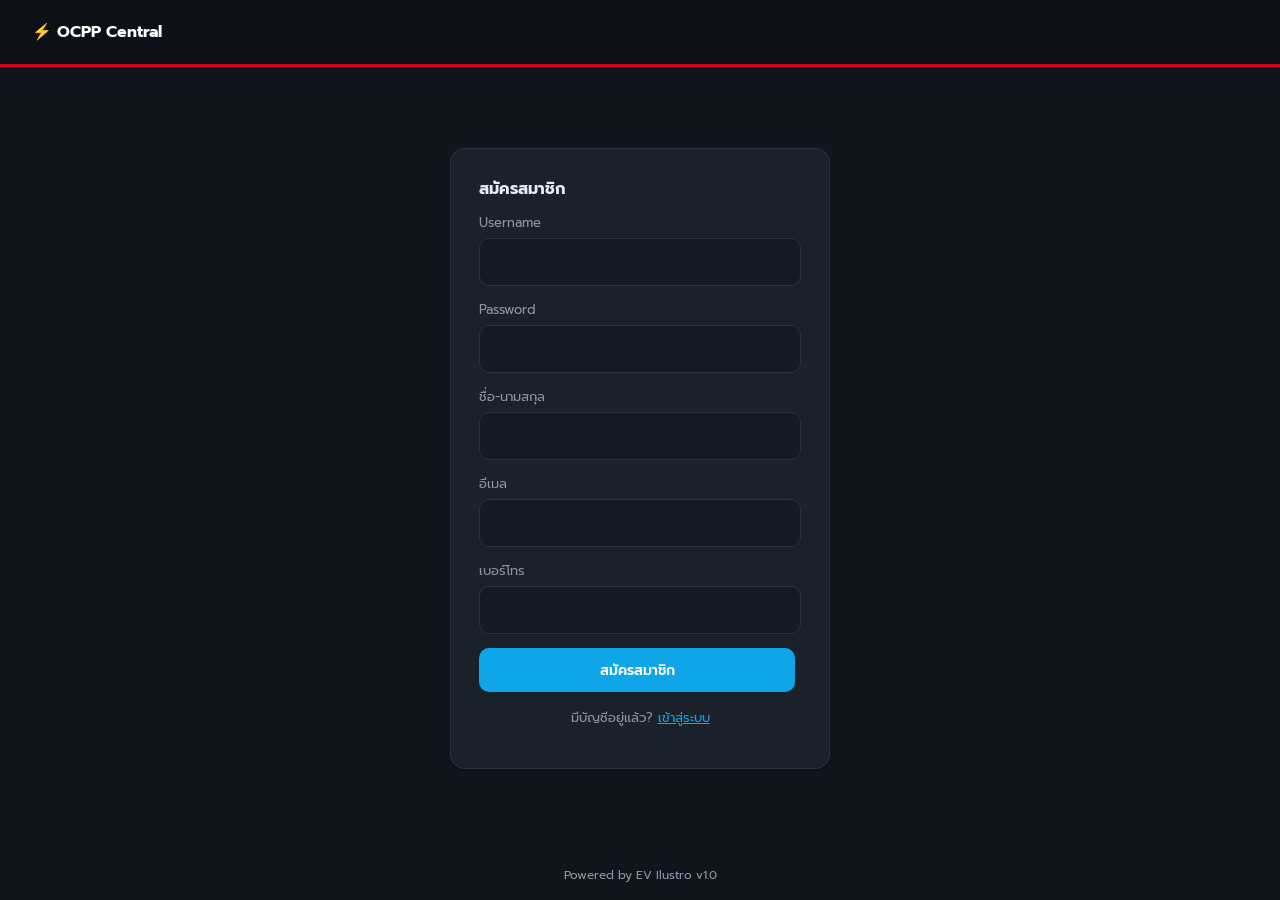
<file: app/static/register.html>
<!DOCTYPE html>
<html lang="th">
<head>
  <meta charset="UTF-8" />
  <meta name="viewport" content="width=device-width, initial-scale=1.0" />
  <title>สมัครสมาชิก - OCPP 1.6J Central System</title>
  <link rel="preconnect" href="https://fonts.googleapis.com" />
  <link rel="preconnect" href="https://fonts.gstatic.com" crossorigin />
  <link href="https://fonts.googleapis.com/css2?family=Prompt:wght@400;500;600;700&display=swap" rel="stylesheet" />
  <link rel="stylesheet" href="style.css?v=5" />
</head>
<body>
  <div class="auth-shell">
    <div class="auth-topbar">⚡ OCPP Central</div>

    <div class="auth-main">
      <div class="auth-card">
        <h2>สมัครสมาชิก</h2>
        <form id="register-form" class="form-grid">
          <label>Username
            <input type="text" id="reg-username" required autocomplete="username" />
          </label>
          <label>Password
            <input type="password" id="reg-password" required autocomplete="new-password" minlength="6" />
          </label>
          <label>ชื่อ-นามสกุล
            <input type="text" id="reg-fullname" />
          </label>
          <label>อีเมล
            <input type="text" id="reg-email" />
          </label>
          <label>เบอร์โทร
            <input type="text" id="reg-phone" />
          </label>
          <p id="reg-error" class="form-error" style="display:none"></p>
          <button type="submit">สมัครสมาชิก</button>
        </form>
        <p class="auth-footer-link">
          มีบัญชีอยู่แล้ว? <a href="login.html">เข้าสู่ระบบ</a>
        </p>
      </div>
    </div>

    <footer class="page-footer">
      Powered by EV Ilustro v1.0
    </footer>
  </div>

  <script src="register.js"></script>
</body>
</html>
</file>
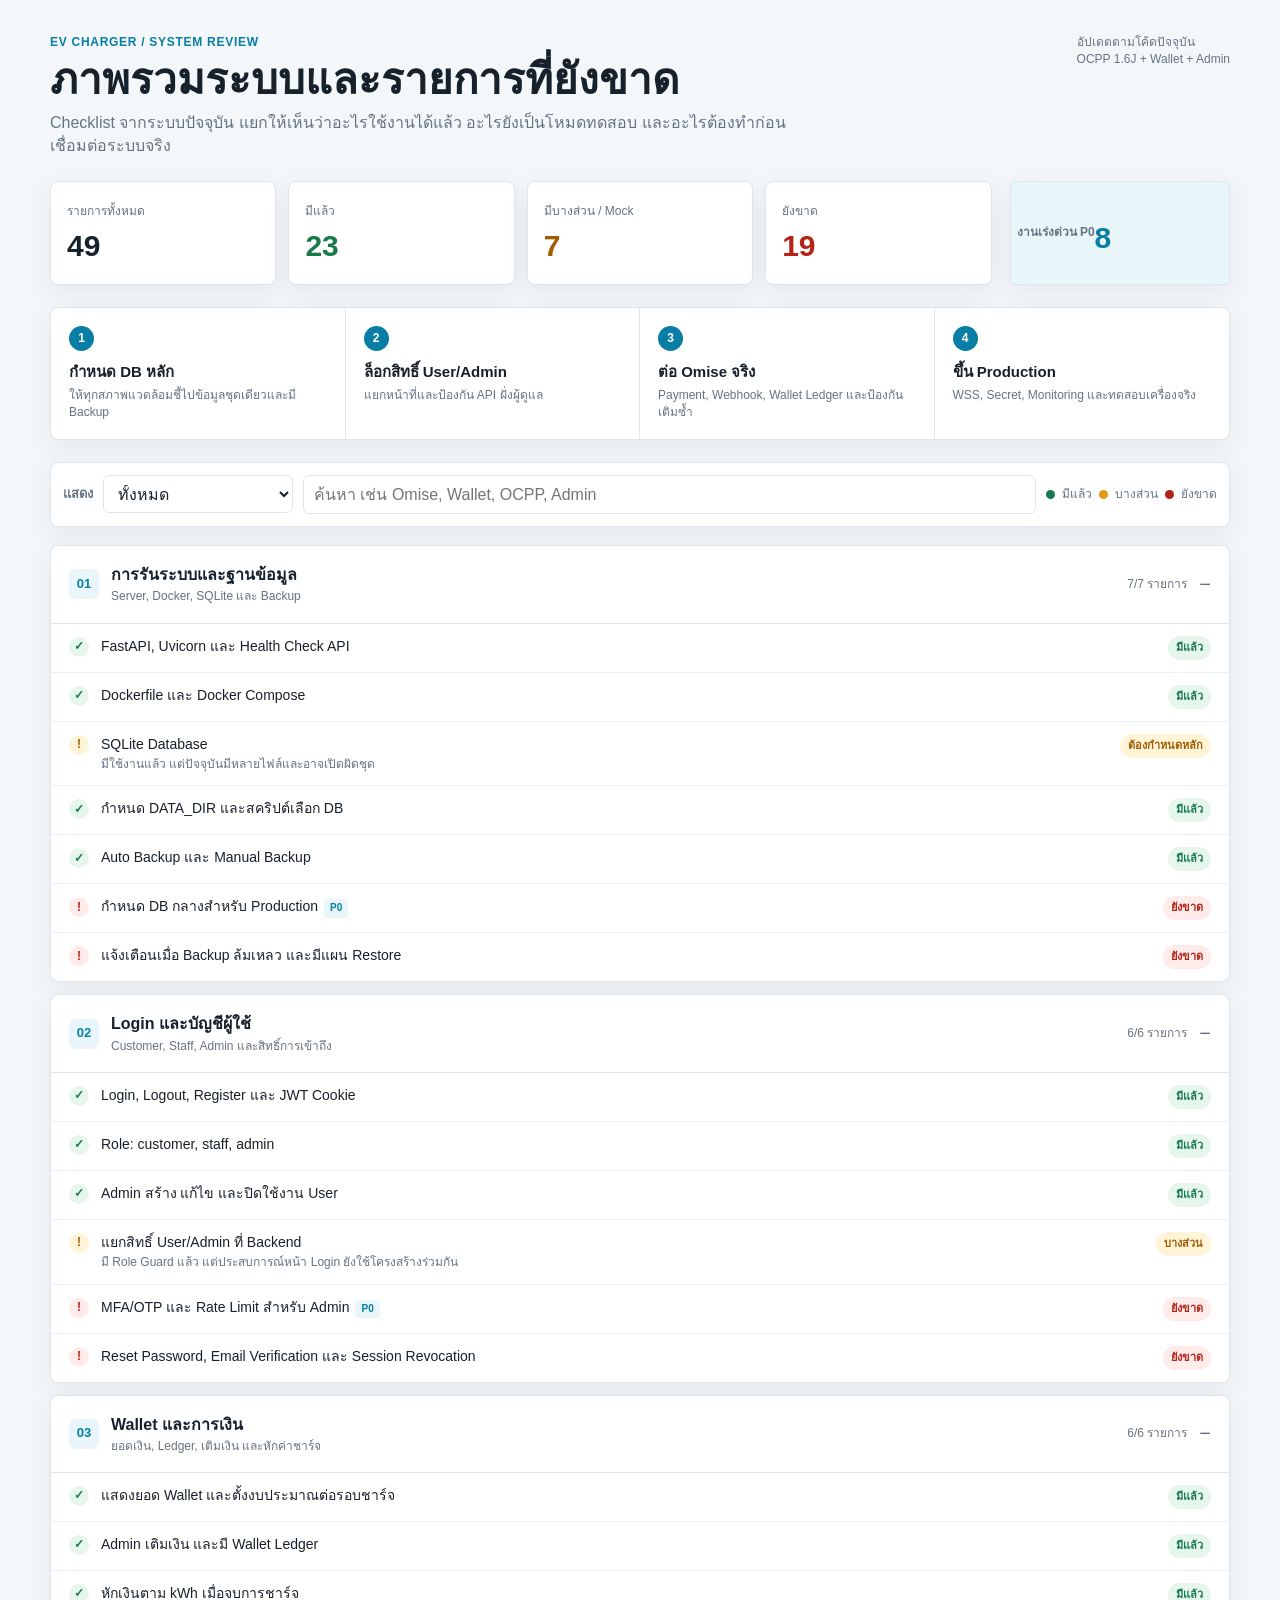
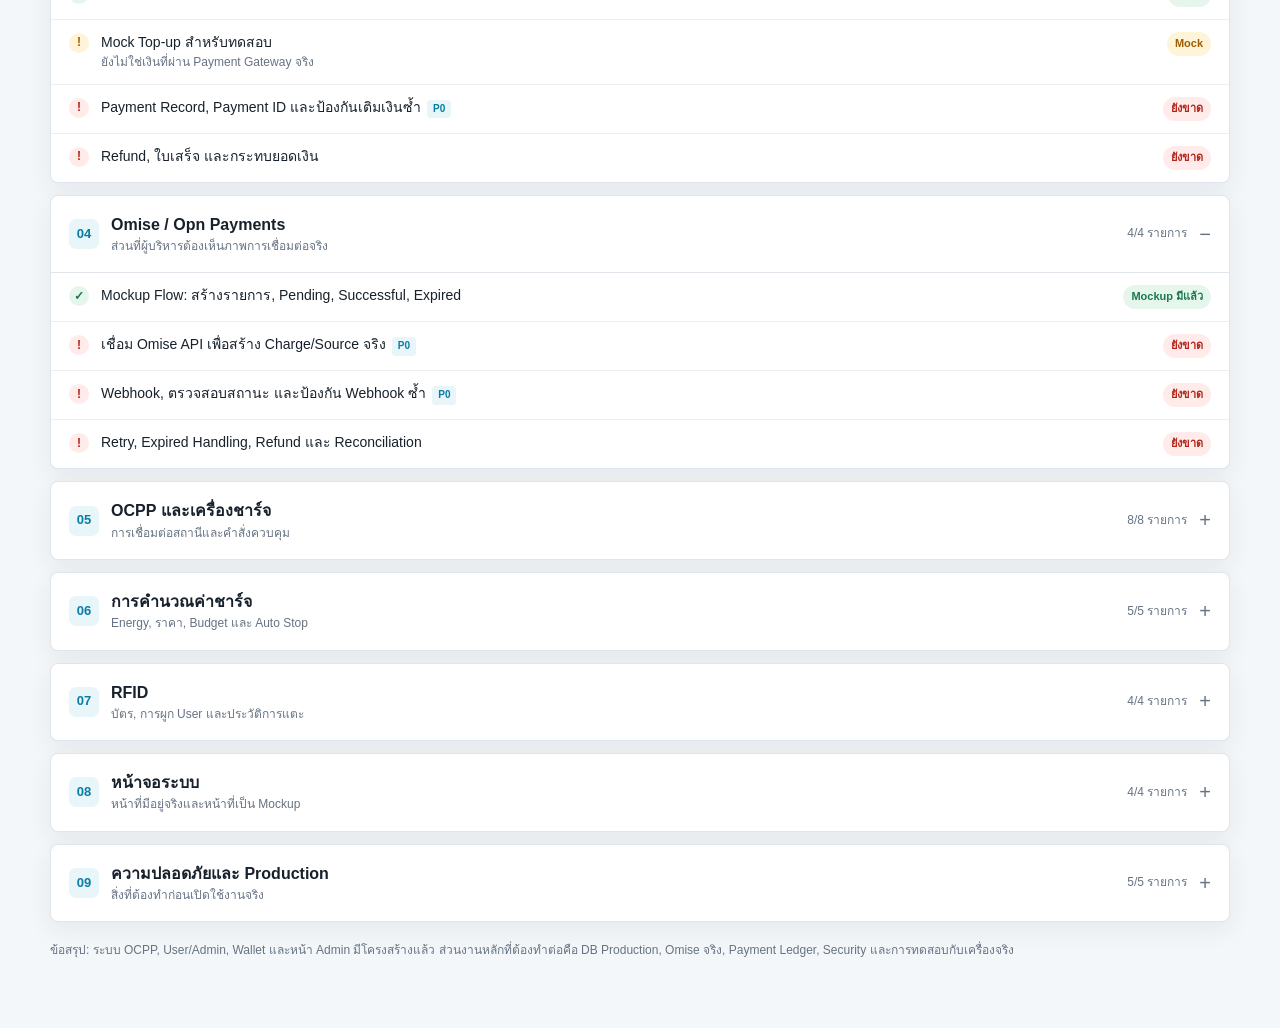
<file: app/static/system-checklist.html>
<!doctype html>
<html lang="th">
<head>
  <meta charset="utf-8" />
  <meta name="viewport" content="width=device-width, initial-scale=1" />
  <title>EV Charger | System Checklist</title>
  <style>
    :root {
      --ink: #17212b;
      --muted: #667383;
      --line: #dfe5eb;
      --canvas: #f4f7f9;
      --paper: #ffffff;
      --blue: #087ea4;
      --blue-soft: #e8f5f9;
      --green: #18794e;
      --green-soft: #e7f6ed;
      --amber: #a15c00;
      --amber-soft: #fff4d8;
      --red: #b42318;
      --red-soft: #ffebe9;
      --shadow: 0 8px 24px rgba(24, 45, 64, .07);
    }

    * { box-sizing: border-box; }
    body {
      margin: 0;
      color: var(--ink);
      background: var(--canvas);
      font-family: "Segoe UI", Tahoma, Arial, sans-serif;
      line-height: 1.45;
    }

    button, input, select { font: inherit; }
    button, select { cursor: pointer; }
    .page { width: min(1180px, calc(100% - 36px)); margin: 0 auto; padding: 34px 0 56px; }
    .topbar { display: flex; align-items: flex-start; justify-content: space-between; gap: 20px; margin-bottom: 24px; }
    .eyebrow { margin: 0 0 6px; color: var(--blue); font-weight: 700; letter-spacing: .06em; font-size: 12px; text-transform: uppercase; }
    h1, h2, h3, p { margin-top: 0; }
    h1 { margin-bottom: 8px; font-size: clamp(28px, 4vw, 42px); line-height: 1.08; letter-spacing: 0; }
    .intro { max-width: 760px; margin-bottom: 0; color: var(--muted); font-size: 16px; }
    .stamp { color: var(--muted); font-size: 12px; white-space: nowrap; }

    .summary-grid { display: grid; grid-template-columns: repeat(5, minmax(0, 1fr)); gap: 12px; margin-bottom: 22px; }
    .summary-card { min-height: 104px; padding: 16px; background: var(--paper); border: 1px solid var(--line); border-radius: 8px; box-shadow: var(--shadow); }
    .summary-label { color: var(--muted); font-size: 12px; }
    .summary-value { display: block; margin-top: 10px; font-size: 30px; font-weight: 750; line-height: 1; }
    .summary-card.done .summary-value { color: var(--green); }
    .summary-card.partial .summary-value { color: var(--amber); }
    .summary-card.todo .summary-value { color: var(--red); }
    .summary-card.priority .summary-value { color: var(--blue); }

    .roadmap { display: grid; grid-template-columns: repeat(4, 1fr); gap: 0; margin-bottom: 22px; background: var(--paper); border: 1px solid var(--line); border-radius: 8px; overflow: hidden; box-shadow: var(--shadow); }
    .roadmap-step { min-height: 106px; padding: 17px 18px; border-right: 1px solid var(--line); }
    .roadmap-step:last-child { border-right: 0; }
    .step-number { display: inline-grid; place-items: center; width: 25px; height: 25px; margin-bottom: 10px; border-radius: 50%; color: #fff; background: var(--blue); font-size: 12px; font-weight: 700; }
    .roadmap-step h3 { margin-bottom: 4px; font-size: 15px; }
    .roadmap-step p { margin-bottom: 0; color: var(--muted); font-size: 12px; }

    .toolbar { display: flex; align-items: center; gap: 10px; margin-bottom: 18px; padding: 12px; background: var(--paper); border: 1px solid var(--line); border-radius: 8px; box-shadow: var(--shadow); }
    .toolbar label { color: var(--muted); font-size: 13px; font-weight: 600; }
    .toolbar input, .toolbar select { min-height: 38px; padding: 7px 10px; color: var(--ink); background: #fff; border: 1px solid var(--line); border-radius: 6px; }
    .toolbar input { flex: 1; min-width: 160px; }
    .toolbar select { min-width: 190px; }
    .legend { display: flex; align-items: center; gap: 7px; margin-left: auto; color: var(--muted); font-size: 12px; white-space: nowrap; }
    .dot { width: 9px; height: 9px; border-radius: 50%; display: inline-block; }
    .dot.done { background: var(--green); }
    .dot.partial { background: #e09a16; }
    .dot.todo { background: var(--red); }

    .section-list { display: grid; gap: 12px; }
    details { background: var(--paper); border: 1px solid var(--line); border-radius: 8px; box-shadow: var(--shadow); overflow: hidden; }
    summary { display: flex; align-items: center; gap: 12px; padding: 17px 18px; list-style: none; cursor: pointer; }
    summary::-webkit-details-marker { display: none; }
    summary::after { content: "+"; margin-left: auto; color: var(--muted); font-size: 20px; font-weight: 300; }
    details[open] summary::after { content: "−"; }
    .section-number { display: grid; place-items: center; width: 30px; height: 30px; flex: 0 0 30px; color: var(--blue); background: var(--blue-soft); border-radius: 7px; font-size: 13px; font-weight: 750; }
    .section-title { flex: 1; }
    .section-title strong { display: block; font-size: 16px; }
    .section-title span { display: block; margin-top: 2px; color: var(--muted); font-size: 12px; }
    .section-count { color: var(--muted); font-size: 12px; white-space: nowrap; }
    .section-body { border-top: 1px solid var(--line); }
    .check-item { display: grid; grid-template-columns: 22px minmax(0, 1fr) auto; gap: 10px; align-items: start; padding: 12px 18px; border-bottom: 1px solid #edf0f3; }
    .check-item:last-child { border-bottom: 0; }
    .check-icon { display: grid; place-items: center; width: 20px; height: 20px; margin-top: 1px; border-radius: 50%; font-size: 12px; font-weight: 800; }
    .check-item.done .check-icon { color: var(--green); background: var(--green-soft); }
    .check-item.partial .check-icon { color: var(--amber); background: var(--amber-soft); }
    .check-item.todo .check-icon { color: var(--red); background: var(--red-soft); }
    .item-text { font-size: 14px; }
    .item-note { display: block; margin-top: 2px; color: var(--muted); font-size: 12px; }
    .status { display: inline-flex; align-items: center; min-height: 24px; padding: 3px 8px; border-radius: 999px; font-size: 11px; font-weight: 700; white-space: nowrap; }
    .status.done { color: var(--green); background: var(--green-soft); }
    .status.partial { color: var(--amber); background: var(--amber-soft); }
    .status.todo { color: var(--red); background: var(--red-soft); }
    .priority { display: inline-flex; align-items: center; margin-left: 6px; padding: 2px 6px; color: var(--blue); background: var(--blue-soft); border-radius: 4px; font-size: 10px; font-weight: 750; }

    .empty { display: none; padding: 28px; color: var(--muted); text-align: center; background: var(--paper); border: 1px dashed var(--line); border-radius: 8px; }
    .footer-note { margin-top: 20px; color: var(--muted); font-size: 12px; }
    @media (max-width: 900px) {
      .summary-grid { grid-template-columns: repeat(3, 1fr); }
      .roadmap { grid-template-columns: repeat(2, 1fr); }
      .roadmap-step:nth-child(2) { border-right: 0; }
      .roadmap-step:nth-child(-n+2) { border-bottom: 1px solid var(--line); }
    }
    @media (max-width: 650px) {
      .page { width: min(100% - 24px, 1180px); padding-top: 24px; }
      .topbar { display: block; }
      .stamp { display: block; margin-top: 12px; }
      .summary-grid { grid-template-columns: repeat(2, 1fr); }
      .summary-card:last-child { grid-column: span 2; }
      .roadmap { grid-template-columns: 1fr; }
      .roadmap-step, .roadmap-step:nth-child(2) { border-right: 0; border-bottom: 1px solid var(--line); }
      .roadmap-step:last-child { border-bottom: 0; }
      .toolbar { align-items: stretch; flex-direction: column; }
      .toolbar input, .toolbar select { width: 100%; }
      .legend { margin-left: 0; flex-wrap: wrap; }
      summary { padding: 14px; }
      .check-item { grid-template-columns: 22px minmax(0, 1fr); padding: 11px 14px; }
      .check-item .status { grid-column: 2; justify-self: start; }
    }
  </style>
</head>
<body>
  <main class="page">
    <header class="topbar">
      <div>
        <p class="eyebrow">EV Charger / System Review</p>
        <h1>ภาพรวมระบบและรายการที่ยังขาด</h1>
        <p class="intro">Checklist จากระบบปัจจุบัน แยกให้เห็นว่าอะไรใช้งานได้แล้ว อะไรยังเป็นโหมดทดสอบ และอะไรต้องทำก่อนเชื่อมต่อระบบจริง</p>
      </div>
      <div class="stamp">อัปเดตตามโค้ดปัจจุบัน<br />OCPP 1.6J + Wallet + Admin</div>
    </header>

    <section class="summary-grid" aria-label="สรุปสถานะ">
      <article class="summary-card"><span class="summary-label">รายการทั้งหมด</span><strong class="summary-value" id="total-count">0</strong></article>
      <article class="summary-card done"><span class="summary-label">มีแล้ว</span><strong class="summary-value" id="done-count">0</strong></article>
      <article class="summary-card partial"><span class="summary-label">มีบางส่วน / Mock</span><strong class="summary-value" id="partial-count">0</strong></article>
      <article class="summary-card todo"><span class="summary-label">ยังขาด</span><strong class="summary-value" id="todo-count">0</strong></article>
      <article class="summary-card priority"><span class="summary-label">งานเร่งด่วน P0</span><strong class="summary-value" id="p0-count">0</strong></article>
    </section>

    <section class="roadmap" aria-label="ลำดับการทำงาน">
      <article class="roadmap-step"><span class="step-number">1</span><h3>กำหนด DB หลัก</h3><p>ให้ทุกสภาพแวดล้อมชี้ไปข้อมูลชุดเดียวและมี Backup</p></article>
      <article class="roadmap-step"><span class="step-number">2</span><h3>ล็อกสิทธิ์ User/Admin</h3><p>แยกหน้าที่และป้องกัน API ฝั่งผู้ดูแล</p></article>
      <article class="roadmap-step"><span class="step-number">3</span><h3>ต่อ Omise จริง</h3><p>Payment, Webhook, Wallet Ledger และป้องกันเติมซ้ำ</p></article>
      <article class="roadmap-step"><span class="step-number">4</span><h3>ขึ้น Production</h3><p>WSS, Secret, Monitoring และทดสอบเครื่องจริง</p></article>
    </section>

    <section class="toolbar" aria-label="ตัวกรองรายการ">
      <label for="status-filter">แสดง</label>
      <select id="status-filter">
        <option value="all">ทั้งหมด</option>
        <option value="done">มีแล้ว</option>
        <option value="partial">มีบางส่วน / Mock</option>
        <option value="todo">ยังขาด</option>
        <option value="p0">เฉพาะงาน P0</option>
      </select>
      <input id="search-input" type="search" placeholder="ค้นหา เช่น Omise, Wallet, OCPP, Admin" />
      <div class="legend"><span class="dot done"></span>มีแล้ว <span class="dot partial"></span>บางส่วน <span class="dot todo"></span>ยังขาด</div>
    </section>

    <section class="section-list" id="section-list">
      <details open data-section>
        <summary><span class="section-number">01</span><span class="section-title"><strong>การรันระบบและฐานข้อมูล</strong><span>Server, Docker, SQLite และ Backup</span></span><span class="section-count"></span></summary>
        <div class="section-body">
          <div class="check-item done" data-status="done"><span class="check-icon">✓</span><span class="item-text">FastAPI, Uvicorn และ Health Check API</span><span class="status done">มีแล้ว</span></div>
          <div class="check-item done" data-status="done"><span class="check-icon">✓</span><span class="item-text">Dockerfile และ Docker Compose</span><span class="status done">มีแล้ว</span></div>
          <div class="check-item partial" data-status="partial"><span class="check-icon">!</span><span class="item-text">SQLite Database<span class="item-note">มีใช้งานแล้ว แต่ปัจจุบันมีหลายไฟล์และอาจเปิดผิดชุด</span></span><span class="status partial">ต้องกำหนดหลัก</span></div>
          <div class="check-item done" data-status="done"><span class="check-icon">✓</span><span class="item-text">กำหนด DATA_DIR และสคริปต์เลือก DB</span><span class="status done">มีแล้ว</span></div>
          <div class="check-item done" data-status="done"><span class="check-icon">✓</span><span class="item-text">Auto Backup และ Manual Backup</span><span class="status done">มีแล้ว</span></div>
          <div class="check-item todo" data-status="todo" data-priority="p0"><span class="check-icon">!</span><span class="item-text">กำหนด DB กลางสำหรับ Production<span class="priority">P0</span></span><span class="status todo">ยังขาด</span></div>
          <div class="check-item todo" data-status="todo"><span class="check-icon">!</span><span class="item-text">แจ้งเตือนเมื่อ Backup ล้มเหลว และมีแผน Restore</span><span class="status todo">ยังขาด</span></div>
        </div>
      </details>

      <details open data-section>
        <summary><span class="section-number">02</span><span class="section-title"><strong>Login และบัญชีผู้ใช้</strong><span>Customer, Staff, Admin และสิทธิ์การเข้าถึง</span></span><span class="section-count"></span></summary>
        <div class="section-body">
          <div class="check-item done" data-status="done"><span class="check-icon">✓</span><span class="item-text">Login, Logout, Register และ JWT Cookie</span><span class="status done">มีแล้ว</span></div>
          <div class="check-item done" data-status="done"><span class="check-icon">✓</span><span class="item-text">Role: customer, staff, admin</span><span class="status done">มีแล้ว</span></div>
          <div class="check-item done" data-status="done"><span class="check-icon">✓</span><span class="item-text">Admin สร้าง แก้ไข และปิดใช้งาน User</span><span class="status done">มีแล้ว</span></div>
          <div class="check-item partial" data-status="partial"><span class="check-icon">!</span><span class="item-text">แยกสิทธิ์ User/Admin ที่ Backend<span class="item-note">มี Role Guard แล้ว แต่ประสบการณ์หน้า Login ยังใช้โครงสร้างร่วมกัน</span></span><span class="status partial">บางส่วน</span></div>
          <div class="check-item todo" data-status="todo" data-priority="p0"><span class="check-icon">!</span><span class="item-text">MFA/OTP และ Rate Limit สำหรับ Admin<span class="priority">P0</span></span><span class="status todo">ยังขาด</span></div>
          <div class="check-item todo" data-status="todo"><span class="check-icon">!</span><span class="item-text">Reset Password, Email Verification และ Session Revocation</span><span class="status todo">ยังขาด</span></div>
        </div>
      </details>

      <details open data-section>
        <summary><span class="section-number">03</span><span class="section-title"><strong>Wallet และการเงิน</strong><span>ยอดเงิน, Ledger, เติมเงิน และหักค่าชาร์จ</span></span><span class="section-count"></span></summary>
        <div class="section-body">
          <div class="check-item done" data-status="done"><span class="check-icon">✓</span><span class="item-text">แสดงยอด Wallet และตั้งงบประมาณต่อรอบชาร์จ</span><span class="status done">มีแล้ว</span></div>
          <div class="check-item done" data-status="done"><span class="check-icon">✓</span><span class="item-text">Admin เติมเงิน และมี Wallet Ledger</span><span class="status done">มีแล้ว</span></div>
          <div class="check-item done" data-status="done"><span class="check-icon">✓</span><span class="item-text">หักเงินตาม kWh เมื่อจบการชาร์จ</span><span class="status done">มีแล้ว</span></div>
          <div class="check-item partial" data-status="partial"><span class="check-icon">!</span><span class="item-text">Mock Top-up สำหรับทดสอบ<span class="item-note">ยังไม่ใช่เงินที่ผ่าน Payment Gateway จริง</span></span><span class="status partial">Mock</span></div>
          <div class="check-item todo" data-status="todo" data-priority="p0"><span class="check-icon">!</span><span class="item-text">Payment Record, Payment ID และป้องกันเติมเงินซ้ำ<span class="priority">P0</span></span><span class="status todo">ยังขาด</span></div>
          <div class="check-item todo" data-status="todo"><span class="check-icon">!</span><span class="item-text">Refund, ใบเสร็จ และกระทบยอดเงิน</span><span class="status todo">ยังขาด</span></div>
        </div>
      </details>

      <details open data-section>
        <summary><span class="section-number">04</span><span class="section-title"><strong>Omise / Opn Payments</strong><span>ส่วนที่ผู้บริหารต้องเห็นภาพการเชื่อมต่อจริง</span></span><span class="section-count"></span></summary>
        <div class="section-body">
          <div class="check-item done" data-status="done"><span class="check-icon">✓</span><span class="item-text">Mockup Flow: สร้างรายการ, Pending, Successful, Expired</span><span class="status done">Mockup มีแล้ว</span></div>
          <div class="check-item todo" data-status="todo" data-priority="p0"><span class="check-icon">!</span><span class="item-text">เชื่อม Omise API เพื่อสร้าง Charge/Source จริง<span class="priority">P0</span></span><span class="status todo">ยังขาด</span></div>
          <div class="check-item todo" data-status="todo" data-priority="p0"><span class="check-icon">!</span><span class="item-text">Webhook, ตรวจสอบสถานะ และป้องกัน Webhook ซ้ำ<span class="priority">P0</span></span><span class="status todo">ยังขาด</span></div>
          <div class="check-item todo" data-status="todo"><span class="check-icon">!</span><span class="item-text">Retry, Expired Handling, Refund และ Reconciliation</span><span class="status todo">ยังขาด</span></div>
        </div>
      </details>

      <details data-section>
        <summary><span class="section-number">05</span><span class="section-title"><strong>OCPP และเครื่องชาร์จ</strong><span>การเชื่อมต่อสถานีและคำสั่งควบคุม</span></span><span class="section-count"></span></summary>
        <div class="section-body">
          <div class="check-item done" data-status="done"><span class="check-icon">✓</span><span class="item-text">OCPP 1.6J ผ่าน WebSocket</span><span class="status done">มีแล้ว</span></div>
          <div class="check-item done" data-status="done"><span class="check-icon">✓</span><span class="item-text">BootNotification, Heartbeat และ StatusNotification</span><span class="status done">มีแล้ว</span></div>
          <div class="check-item done" data-status="done"><span class="check-icon">✓</span><span class="item-text">Authorize, StartTransaction, StopTransaction และ MeterValues</span><span class="status done">มีแล้ว</span></div>
          <div class="check-item done" data-status="done"><span class="check-icon">✓</span><span class="item-text">Remote Start/Stop, Unlock, Reset และ Change Availability</span><span class="status done">มีแล้ว</span></div>
          <div class="check-item done" data-status="done"><span class="check-icon">✓</span><span class="item-text">อ่าน/แก้ Configuration และบันทึก Event Log</span><span class="status done">มีแล้ว</span></div>
          <div class="check-item partial" data-status="partial"><span class="check-icon">!</span><span class="item-text">RFID และ Virtual Card<span class="item-note">มี Logic และหน้า Admin แล้ว แต่ต้องทดสอบกับเครื่องจริง</span></span><span class="status partial">บางส่วน</span></div>
          <div class="check-item todo" data-status="todo" data-priority="p0"><span class="check-icon">!</span><span class="item-text">ทดสอบกับเครื่องจริงหลายรุ่น + WSS/TLS + OCPP Authentication<span class="priority">P0</span></span><span class="status todo">ยังขาด</span></div>
          <div class="check-item todo" data-status="todo"><span class="check-icon">!</span><span class="item-text">แจ้งเตือนเครื่อง Offline/Error และรองรับหลาย Connector</span><span class="status todo">ยังขาด</span></div>
        </div>
      </details>

      <details data-section>
        <summary><span class="section-number">06</span><span class="section-title"><strong>การคำนวณค่าชาร์จ</strong><span>Energy, ราคา, Budget และ Auto Stop</span></span><span class="section-count"></span></summary>
        <div class="section-body">
          <div class="check-item done" data-status="done"><span class="check-icon">✓</span><span class="item-text">คำนวณพลังงาน kWh และราคาต่อหน่วย</span><span class="status done">มีแล้ว</span></div>
          <div class="check-item done" data-status="done"><span class="check-icon">✓</span><span class="item-text">แสดงค่าใช้จ่ายระหว่างชาร์จ และหักเงินตอนจบ Session</span><span class="status done">มีแล้ว</span></div>
          <div class="check-item partial" data-status="partial"><span class="check-icon">!</span><span class="item-text">Auto Stop เมื่อถึง Budget<span class="item-note">ทำงานตามรอบ MeterValues จึงไม่ใช่ Real-time 100%</span></span><span class="status partial">บางส่วน</span></div>
          <div class="check-item todo" data-status="todo"><span class="check-icon">!</span><span class="item-text">คำนวณเวลาจนเต็ม, Battery SOC และราคาแบบหลายเงื่อนไข</span><span class="status todo">ยังขาด</span></div>
          <div class="check-item todo" data-status="todo"><span class="check-icon">!</span><span class="item-text">Reservation และ Pre-authorization ก่อนเริ่มชาร์จ</span><span class="status todo">ยังขาด</span></div>
        </div>
      </details>

      <details data-section>
        <summary><span class="section-number">07</span><span class="section-title"><strong>RFID</strong><span>บัตร, การผูก User และประวัติการแตะ</span></span><span class="section-count"></span></summary>
        <div class="section-body">
          <div class="check-item done" data-status="done"><span class="check-icon">✓</span><span class="item-text">สร้าง แก้ไข ปิดใช้งาน และผูก RFID กับ User</span><span class="status done">มีแล้ว</span></div>
          <div class="check-item done" data-status="done"><span class="check-icon">✓</span><span class="item-text">บันทึกประวัติการแตะบัตร และตรวจยอดก่อนชาร์จ</span><span class="status done">มีแล้ว</span></div>
          <div class="check-item partial" data-status="partial"><span class="check-icon">!</span><span class="item-text">ออกบัตรจริงและทดสอบกับ Charger จริง</span><span class="status partial">บางส่วน</span></div>
          <div class="check-item todo" data-status="todo"><span class="check-icon">!</span><span class="item-text">จัดการบัตรหาย/เปลี่ยนบัตร และแจ้งเตือนการใช้ผิดปกติ</span><span class="status todo">ยังขาด</span></div>
        </div>
      </details>

      <details data-section>
        <summary><span class="section-number">08</span><span class="section-title"><strong>หน้าจอระบบ</strong><span>หน้าที่มีอยู่จริงและหน้าที่เป็น Mockup</span></span><span class="section-count"></span></summary>
        <div class="section-body">
          <div class="check-item done" data-status="done"><span class="check-icon">✓</span><span class="item-text">Login, Register, Home/User Dashboard และประวัติชาร์จ</span><span class="status done">มีแล้ว</span></div>
          <div class="check-item done" data-status="done"><span class="check-icon">✓</span><span class="item-text">Admin Dashboard, Users, RFID, Charger, Settings และ Backup</span><span class="status done">มีแล้ว</span></div>
          <div class="check-item partial" data-status="partial"><span class="check-icon">!</span><span class="item-text">Mockup Flow สำหรับนำเสนอ<span class="item-note">ไฟล์ mockup.html เป็นภาพจำลอง ไม่ได้เรียก Omise หรือ API จริง</span></span><span class="status partial">Mockup</span></div>
          <div class="check-item todo" data-status="todo"><span class="check-icon">!</span><span class="item-text">Payment History, ใบเสร็จ และ Dashboard รายได้</span><span class="status todo">ยังขาด</span></div>
        </div>
      </details>

      <details data-section>
        <summary><span class="section-number">09</span><span class="section-title"><strong>ความปลอดภัยและ Production</strong><span>สิ่งที่ต้องทำก่อนเปิดใช้งานจริง</span></span><span class="section-count"></span></summary>
        <div class="section-body">
          <div class="check-item done" data-status="done"><span class="check-icon">✓</span><span class="item-text">Password Hashing, Role Authorization และ Backup</span><span class="status done">มีแล้ว</span></div>
          <div class="check-item todo" data-status="todo" data-priority="p0"><span class="check-icon">!</span><span class="item-text">เปลี่ยน Default Admin Password และตั้ง JWT Secret จริง<span class="priority">P0</span></span><span class="status todo">ยังขาด</span></div>
          <div class="check-item todo" data-status="todo" data-priority="p0"><span class="check-icon">!</span><span class="item-text">บังคับ HTTPS/WSS และเพิ่ม OCPP Basic Authentication<span class="priority">P0</span></span><span class="status todo">ยังขาด</span></div>
          <div class="check-item todo" data-status="todo"><span class="check-icon">!</span><span class="item-text">จำกัด CORS, Audit Log ของ Admin, Monitoring และ Alerting</span><span class="status todo">ยังขาด</span></div>
          <div class="check-item todo" data-status="todo"><span class="check-icon">!</span><span class="item-text">Automated Test, Integration Test และ CI/CD</span><span class="status todo">ยังขาด</span></div>
        </div>
      </details>
    </section>

    <p class="footer-note">ข้อสรุป: ระบบ OCPP, User/Admin, Wallet และหน้า Admin มีโครงสร้างแล้ว ส่วนงานหลักที่ต้องทำต่อคือ DB Production, Omise จริง, Payment Ledger, Security และการทดสอบกับเครื่องจริง</p>
    <div class="empty" id="empty-state">ไม่พบรายการที่ตรงกับตัวกรอง</div>
  </main>

  <script>
    const items = [...document.querySelectorAll(".check-item")];
    const sections = [...document.querySelectorAll("[data-section]")];
    const statusFilter = document.getElementById("status-filter");
    const searchInput = document.getElementById("search-input");

    function refreshSummary() {
      const count = (status) => items.filter((item) => item.dataset.status === status).length;
      document.getElementById("total-count").textContent = items.length;
      document.getElementById("done-count").textContent = count("done");
      document.getElementById("partial-count").textContent = count("partial");
      document.getElementById("todo-count").textContent = count("todo");
      document.getElementById("p0-count").textContent = items.filter((item) => item.dataset.priority === "p0").length;
    }

    function filterItems() {
      const selected = statusFilter.value;
      const query = searchInput.value.trim().toLowerCase();
      let visibleCount = 0;

      sections.forEach((section) => {
        const sectionItems = [...section.querySelectorAll(".check-item")];
        let sectionVisible = 0;
        sectionItems.forEach((item) => {
          const matchesStatus = selected === "all" || (selected === "p0" ? item.dataset.priority === "p0" : item.dataset.status === selected);
          const matchesQuery = !query || item.textContent.toLowerCase().includes(query) || section.querySelector(".section-title").textContent.toLowerCase().includes(query);
          const visible = matchesStatus && matchesQuery;
          item.hidden = !visible;
          if (visible) { sectionVisible += 1; visibleCount += 1; }
        });
        section.hidden = sectionVisible === 0;
        const countEl = section.querySelector(".section-count");
        countEl.textContent = `${sectionVisible}/${sectionItems.length} รายการ`;
        if (query && sectionVisible > 0) section.open = true;
      });

      document.getElementById("empty-state").style.display = visibleCount ? "none" : "block";
    }

    refreshSummary();
    filterItems();
    statusFilter.addEventListener("change", filterItems);
    searchInput.addEventListener("input", filterItems);
  </script>
</body>
</html>
</file>
<file: app/static/style.css>
:root {
  --bg: #10151c;
  --surface: #1a212b;
  --surface-hover: #232b37;
  --surface-2: #141a22;
  --text-primary: #e8ecf1;
  --text-secondary: #8b95a5;
  --border: #2a323e;
  --brand: #d5001c;
  --primary: #0ea5e9;
  --danger: #ef4444;
  --warning: #f59e0b;
  --success: #22c55e;
  --status-available: #22c55e;
  --status-charging: #0ea5e9;
  --status-faulted: #ef4444;
  --status-offline: #64748b;
  --status-preparing: #f59e0b;
  --radius: 14px;
  --font-sans: "Prompt", "Segoe UI", "Tahoma", sans-serif;
  --font-mono: ui-monospace, "Cascadia Code", "Roboto Mono", "SFMono-Regular", monospace;

  /* ชื่อตัวแปรรุ่นเก่า คงไว้เป็น alias ระหว่างช่วงเปลี่ยนผ่าน กัน component เก่าที่ยังไม่ได้ migrate พัง */
  --panel: var(--surface);
  --panel-2: var(--surface-2);
  --text: var(--text-primary);
  --muted: var(--text-secondary);
  --accent: var(--success);
  --accent-2: var(--primary);
  --sidebar-bg: #0d1117;
  --sidebar-bg-hover: var(--surface-hover);
  --sidebar-text: #c7ccd6;
  --sidebar-muted: #7d8494;
  --sidebar-border: var(--border);
  --sidebar-active-bg: var(--surface-hover);
  --sidebar-active-text: #ffffff;
  --active-bg: rgba(14, 165, 233, 0.14);
  --active-text: var(--primary);
}

* { box-sizing: border-box; }

html {
  -webkit-text-size-adjust: 100%;
}

html, body {
  max-width: 100%;
  overflow-x: hidden;
}

body {
  margin: 0;
  min-height: 100vh;
  font-family: var(--font-sans);
  background: var(--bg);
  color: var(--text-primary);
}

a { color: var(--primary); }

button, input, select, textarea { font-family: inherit; }

:focus-visible {
  outline: 2px solid var(--primary);
  outline-offset: 2px;
}

/* ============================================================
   Mobile header (index.html) — แถบบางด้านบน แทนที่ topbar เดิม
   ============================================================ */

.mobile-header {
  display: flex;
  align-items: center;
  justify-content: space-between;
  gap: 10px;
  padding: 14px 16px;
  padding-top: max(14px, env(safe-area-inset-top, 0px));
  background: var(--surface);
  border-bottom: 1px solid var(--border);
  position: sticky;
  top: 0;
  z-index: 20;
}

.mobile-header .brand {
  display: flex;
  align-items: center;
  gap: 8px;
  font-weight: 700;
  font-size: 15px;
  color: #fff;
}

.mobile-header .brand .version-badge {
  font-size: 10px;
  font-weight: 600;
  color: var(--text-secondary);
  background: var(--surface-2);
  border: 1px solid var(--border);
  padding: 1px 7px;
  border-radius: 999px;
}

.mobile-header-actions {
  display: flex;
  align-items: center;
  gap: 8px;
}

/* ============================================================
   Screens: home / detail / transactions / events / settings
   สลับด้วย JS (.screen.active) เหมือน pattern .tab-panel ของ admin
   ============================================================ */

.screen { display: none; }
.screen.active { display: block; }

main.app-content {
  padding: 14px 14px calc(84px + env(safe-area-inset-bottom, 0px));
  max-width: 720px;
  margin: 0 auto;
}

.screen-header {
  display: flex;
  align-items: center;
  gap: 10px;
  margin-bottom: 14px;
}

.screen-header h2 {
  margin: 0;
  font-size: 18px;
  font-weight: 700;
  flex: 1;
  min-width: 0;
}

.back-btn {
  display: inline-flex;
  align-items: center;
  justify-content: center;
  width: 40px;
  height: 40px;
  min-height: 40px;
  padding: 0;
  margin: 0;
  background: var(--surface);
  border: 1px solid var(--border);
  color: var(--text-primary);
  border-radius: 10px;
  font-size: 18px;
  flex-shrink: 0;
}

.overview-strip {
  display: flex;
  gap: 8px;
  overflow-x: auto;
  padding-bottom: 2px;
  margin-bottom: 14px;
}

.overview-chip {
  flex-shrink: 0;
  display: flex;
  align-items: center;
  gap: 8px;
  background: var(--surface);
  border: 1px solid var(--border);
  border-radius: 999px;
  padding: 8px 14px;
  font-size: 13px;
  white-space: nowrap;
}

.overview-chip .dot { width: 8px; height: 8px; }
.overview-chip strong { font-family: var(--font-mono); font-size: 14px; }

/* ============================================================
   Bottom navigation (index.html)
   ============================================================ */

.bottom-nav {
  position: fixed;
  left: 0;
  right: 0;
  bottom: 0;
  display: flex;
  background: var(--surface);
  border-top: 1px solid var(--border);
  padding-bottom: env(safe-area-inset-bottom, 0px);
  z-index: 30;
}

.bottom-nav-item {
  flex: 1;
  display: flex;
  flex-direction: column;
  align-items: center;
  justify-content: center;
  gap: 2px;
  padding: 8px 4px 10px;
  min-height: 56px;
  background: none;
  border: none;
  border-top: 2px solid transparent;
  color: var(--text-secondary);
  font-family: inherit;
  font-size: 11px;
  cursor: pointer;
}

.bottom-nav-item .icon { font-size: 20px; line-height: 1; }

.bottom-nav-item.active {
  color: var(--primary);
  border-top-color: var(--brand);
}

/* ============================================================
   Status badge / dot
   ============================================================ */

.status-dot {
  display: inline-block;
  width: 9px;
  height: 9px;
  border-radius: 50%;
  flex-shrink: 0;
}

.status-dot.available { background: var(--status-available); }
.status-dot.charging { background: var(--status-charging); }
.status-dot.faulted { background: var(--status-faulted); }
.status-dot.offline { background: var(--status-offline); }
.status-dot.preparing { background: var(--status-preparing); }

.status-dot.pulse {
  box-shadow: 0 0 0 0 rgba(14, 165, 233, 0.6);
  animation: status-pulse 1.6s ease-out infinite;
}

@keyframes status-pulse {
  0% { box-shadow: 0 0 0 0 rgba(14, 165, 233, 0.55); }
  70% { box-shadow: 0 0 0 8px rgba(14, 165, 233, 0); }
  100% { box-shadow: 0 0 0 0 rgba(14, 165, 233, 0); }
}

/* ============================================================
   Device card (charge point)
   ============================================================ */

.device-card {
  background: var(--surface);
  border: 1px solid var(--border);
  border-radius: var(--radius);
  padding: 16px;
  margin-bottom: 12px;
}

.device-card-header {
  display: flex;
  align-items: center;
  flex-wrap: wrap;
  gap: 6px 10px;
  margin-bottom: 10px;
}

.device-card-header .device-id {
  font-weight: 700;
  font-size: 15px;
  flex: 1;
  min-width: 0;
  overflow: hidden;
  text-overflow: ellipsis;
  white-space: nowrap;
}

.device-card-meta {
  display: grid;
  grid-template-columns: 1fr 1fr;
  gap: 6px 12px;
  font-size: 12px;
  color: var(--text-secondary);
  margin-bottom: 10px;
}

.device-card-meta b { color: var(--text-primary); font-weight: 500; }

.device-live-strip {
  display: grid;
  grid-template-columns: repeat(auto-fit, minmax(70px, 1fr));
  gap: 8px;
  background: var(--surface-2);
  border: 1px solid var(--border);
  border-radius: 10px;
  padding: 10px;
  margin-bottom: 10px;
  font-family: var(--font-mono);
  font-size: 12px;
}

.device-live-strip .metric-label {
  display: block;
  font-family: var(--font-sans);
  color: var(--text-secondary);
  font-size: 10px;
  margin-bottom: 2px;
}

.device-card-actions {
  display: flex;
  flex-wrap: wrap;
  gap: 8px;
}

/* ============================================================
   Cards ทั่วไป (admin + legacy)
   ============================================================ */

.card {
  background: var(--surface);
  border: 1px solid var(--border);
  border-radius: 12px;
  padding: 20px;
  margin-bottom: 20px;
  box-shadow: 0 1px 2px rgba(0, 0, 0, 0.2);
}

.card-header {
  display: flex;
  align-items: center;
  justify-content: space-between;
  margin-bottom: 14px;
  gap: 10px;
}

.card-header h3 {
  font-size: 14px;
  font-weight: 600;
  margin: 0;
  display: flex;
  align-items: center;
  gap: 8px;
}

.stat-grid {
  display: grid;
  grid-template-columns: repeat(auto-fit, minmax(150px, 1fr));
  gap: 12px;
  margin-bottom: 20px;
}

.stat-card {
  background: var(--surface-2);
  border: 1px solid var(--border);
  border-radius: 12px;
  padding: 16px;
}

.stat-card .stat-label {
  font-size: 12px;
  color: var(--text-secondary);
  display: flex;
  align-items: center;
  gap: 6px;
  margin-bottom: 8px;
}

.stat-card .stat-value {
  font-family: var(--font-mono);
  font-size: 22px;
  font-weight: 700;
}

.stat-card.blue { background: rgba(14, 165, 233, 0.1); border-color: rgba(14, 165, 233, 0.3); }
.stat-card.green { background: rgba(34, 197, 94, 0.1); border-color: rgba(34, 197, 94, 0.3); }

section { margin-bottom: 20px; }

h2 {
  font-size: 16px;
  color: var(--text-primary);
  margin-bottom: 12px;
}

/* ============================================================
   Chips (filter)
   ============================================================ */

.chip-group {
  display: flex;
  gap: 8px;
  overflow-x: auto;
  padding-bottom: 4px;
  margin-bottom: 14px;
}

.chip {
  flex-shrink: 0;
  background: var(--surface);
  border: 1px solid var(--border);
  color: var(--text-secondary);
  padding: 7px 14px;
  border-radius: 999px;
  font-size: 13px;
  cursor: pointer;
  white-space: nowrap;
}

.chip.active {
  background: var(--primary);
  border-color: var(--primary);
  color: #fff;
  font-weight: 600;
}

/* ============================================================
   Skeleton loading
   ============================================================ */

.skeleton {
  background: linear-gradient(90deg, var(--surface) 25%, var(--surface-hover) 37%, var(--surface) 63%);
  background-size: 400% 100%;
  animation: skeleton-shimmer 1.4s ease infinite;
  border-radius: 8px;
}

@keyframes skeleton-shimmer {
  0% { background-position: 100% 50%; }
  100% { background-position: 0 50%; }
}

.skeleton-card {
  height: 130px;
  border-radius: var(--radius);
  margin-bottom: 12px;
}

/* ============================================================
   Empty / error state
   ============================================================ */

.state-block {
  text-align: center;
  padding: 40px 20px;
  color: var(--text-secondary);
  font-size: 13px;
}

.state-block .state-icon { font-size: 34px; margin-bottom: 10px; }
.state-block code {
  display: inline-block;
  background: var(--surface-2);
  border: 1px solid var(--border);
  border-radius: 6px;
  padding: 2px 6px;
  font-family: var(--font-mono);
  font-size: 12px;
  word-break: break-all;
  margin-top: 6px;
}

/* ============================================================
   Timeline (transactions) / event list
   ============================================================ */

.timeline-item {
  background: var(--surface);
  border: 1px solid var(--border);
  border-radius: 12px;
  padding: 12px 14px;
  margin-bottom: 10px;
}

.timeline-item-top {
  display: flex;
  align-items: center;
  justify-content: space-between;
  gap: 8px;
  margin-bottom: 6px;
  font-size: 13px;
}

.timeline-item-meta {
  font-size: 12px;
  color: var(--text-secondary);
  display: flex;
  flex-wrap: wrap;
  gap: 4px 12px;
}

.timeline-item-meta .mono { font-family: var(--font-mono); color: var(--text-primary); }

details.payload-details {
  margin-top: 8px;
  font-size: 12px;
}

details.payload-details summary {
  cursor: pointer;
  color: var(--primary);
  font-size: 12px;
}

details.payload-details pre {
  margin: 8px 0 0;
  background: var(--surface-2);
  border: 1px solid var(--border);
  border-radius: 8px;
  padding: 10px;
  overflow-x: auto;
  font-family: var(--font-mono);
  font-size: 11px;
  white-space: pre-wrap;
  word-break: break-all;
}

/* ============================================================
   Table (admin ยังใช้ตารางอยู่)
   ============================================================ */

table {
  width: 100%;
  border-collapse: collapse;
}

th, td {
  text-align: left;
  padding: 10px 12px;
  border-bottom: 1px solid var(--border);
  font-size: 13px;
}

th {
  color: var(--text-secondary);
  font-weight: 600;
  font-size: 12px;
  text-transform: uppercase;
  letter-spacing: 0.03em;
}

tr:last-child td { border-bottom: none; }

.table-responsive {
  overflow-x: auto;
  -webkit-overflow-scrolling: touch;
}

.live-charging-row td {
  padding: 0;
  border-bottom: 1px solid var(--border);
}

.live-strip {
  display: flex;
  flex-wrap: wrap;
  align-items: center;
  gap: 16px;
  padding: 10px 12px;
  background: rgba(14, 165, 233, 0.08);
  border-left: 3px solid var(--primary);
  font-size: 13px;
  font-family: var(--font-mono);
}

/* ============================================================
   Badges
   ============================================================ */

.badge {
  display: inline-block;
  padding: 2px 10px;
  border-radius: 999px;
  font-size: 12px;
  font-weight: 600;
}

.badge.online { background: rgba(34, 197, 94, 0.16); color: var(--success); }
.badge.offline { background: var(--surface-2); color: var(--text-secondary); }

.badge.status-Available { background: rgba(34, 197, 94, 0.16); color: var(--status-available); }
.badge.status-Charging { background: rgba(14, 165, 233, 0.16); color: var(--status-charging); }
.badge.status-Faulted { background: rgba(239, 68, 68, 0.16); color: var(--status-faulted); }
.badge.status-Preparing { background: rgba(245, 158, 11, 0.16); color: var(--status-preparing); }
.badge.status-Reserved { background: rgba(245, 158, 11, 0.16); color: var(--status-preparing); }

.badge.role-admin { background: rgba(213, 0, 28, 0.16); color: #ff6b6b; }
.badge.role-staff { background: rgba(14, 165, 233, 0.16); color: var(--primary); }
.badge.role-customer { background: var(--surface-2); color: var(--text-secondary); }

/* ============================================================
   Users tab: toolbar, avatar, row actions (admin)
   ============================================================ */

.count-badge {
  font-size: 12px;
  font-weight: 500;
  color: var(--text-secondary);
  background: var(--surface-2);
  border-radius: 999px;
  padding: 2px 10px;
}

.table-toolbar {
  display: flex;
  gap: 10px;
  margin-bottom: 14px;
  flex-wrap: wrap;
}

.table-toolbar .search-input {
  flex: 1;
  min-width: 160px;
}

.table-toolbar .search-input,
.table-toolbar select {
  padding: 9px 12px;
  border-radius: 8px;
  border: 1px solid var(--border);
  background: var(--surface-2);
  color: var(--text-primary);
  font-size: 14px;
}

.user-cell {
  display: flex;
  align-items: center;
  gap: 10px;
}

.table-avatar {
  width: 34px;
  height: 34px;
  border-radius: 50%;
  color: #fff;
  display: flex;
  align-items: center;
  justify-content: center;
  font-weight: 700;
  font-size: 13px;
  flex-shrink: 0;
}

.user-cell-name {
  font-weight: 600;
  font-size: 13px;
}

.user-cell-handle {
  font-size: 12px;
  color: var(--text-secondary);
}

.row-actions {
  display: flex;
  gap: 6px;
}

.icon-btn-sm {
  width: 32px;
  height: 32px;
  display: inline-flex;
  align-items: center;
  justify-content: center;
  background: var(--surface-2);
  border: 1px solid var(--border);
  border-radius: 8px;
  cursor: pointer;
  font-size: 14px;
  padding: 0;
  margin: 0;
}

.icon-btn-sm:hover { background: var(--surface-hover); }
.icon-btn-sm.danger:hover { background: rgba(239, 68, 68, 0.16); border-color: var(--danger); }

/* ============================================================
   Buttons — touch target ขั้นต่ำ 44px
   ============================================================ */

button {
  background: var(--primary);
  color: white;
  border: none;
  padding: 10px 16px;
  min-height: 44px;
  border-radius: 10px;
  cursor: pointer;
  font-size: 14px;
  font-weight: 600;
  margin-right: 6px;
  font-family: inherit;
}

button.secondary { background: var(--surface-2); border: 1px solid var(--border); color: var(--text-primary); }
button.danger { background: var(--danger); }
button:disabled { opacity: 0.5; cursor: not-allowed; }

button:hover:not(:disabled) { filter: brightness(1.1); }

.icon-btn {
  display: inline-flex;
  align-items: center;
  gap: 6px;
  background: var(--surface-2);
  border: 1px solid var(--border);
  color: var(--text-secondary);
  padding: 8px 14px;
  min-height: 40px;
  border-radius: 10px;
  cursor: pointer;
  font-size: 13px;
}

.icon-btn:hover {
  color: var(--text-primary);
  background: var(--surface-hover);
}

/* ============================================================
   Dialog
   ============================================================ */

dialog {
  background: var(--surface);
  color: var(--text-primary);
  border: 1px solid var(--border);
  border-radius: 16px;
  padding: 20px;
  min-width: 320px;
  width: min(92vw, 420px);
  box-shadow: 0 10px 30px rgba(0, 0, 0, 0.5);
}

dialog::backdrop {
  background: rgba(0, 0, 0, 0.55);
}

dialog label {
  display: block;
  margin: 10px 0;
  font-size: 13px;
  color: var(--text-secondary);
}

dialog input {
  width: 100%;
  margin-top: 4px;
  padding: 11px 10px;
  border-radius: 10px;
  border: 1px solid var(--border);
  background: var(--surface-2);
  color: var(--text-primary);
  font-size: 16px;
}

dialog menu {
  display: flex;
  justify-content: flex-end;
  gap: 8px;
  margin-top: 16px;
  padding: 0;
}

#detail-dialog {
  width: 90vw;
  max-width: 720px;
}

.detail-dialog-header {
  display: flex;
  align-items: center;
  justify-content: space-between;
  margin-bottom: 16px;
}

.detail-dialog-header h3 {
  margin: 0;
  font-size: 15px;
}

.detail-section {
  margin-top: 20px;
  padding-top: 16px;
  border-top: 1px solid var(--border);
}

.detail-section h4 {
  margin: 0 0 10px;
  font-size: 13px;
  color: var(--text-secondary);
  text-transform: uppercase;
  letter-spacing: 0.03em;
}

.info-grid {
  display: grid;
  grid-template-columns: repeat(auto-fit, minmax(160px, 1fr));
  gap: 12px;
  font-size: 13px;
}

.info-grid .label {
  display: block;
  color: var(--text-secondary);
  font-size: 12px;
  margin-bottom: 2px;
}

#config-table input[type="text"] {
  width: 100%;
  padding: 6px 8px;
  border-radius: 6px;
  border: 1px solid var(--border);
  background: var(--surface-2);
  color: var(--text-primary);
  font-size: 13px;
  font-family: var(--font-mono);
}

#config-table input[type="text"]:disabled {
  background: var(--surface);
  color: var(--text-secondary);
}

/* ============================================================
   Toast notifications
   ============================================================ */

.toast-container {
  position: fixed;
  right: 16px;
  bottom: calc(76px + env(safe-area-inset-bottom, 0px));
  display: flex;
  flex-direction: column;
  gap: 8px;
  z-index: 1000;
  left: 16px;
  align-items: flex-end;
}

.toast {
  padding: 12px 16px;
  border-radius: 10px;
  font-size: 13px;
  font-weight: 500;
  color: white;
  box-shadow: 0 4px 16px rgba(0, 0, 0, 0.4);
  background: var(--primary);
  max-width: 320px;
}

.toast-success { background: var(--success); }
.toast-warning { background: var(--warning); }
.toast-error { background: var(--danger); }

/* ============================================================
   Sidebar / admin app-shell (ใช้ในหน้า admin ต่อไป — ดู Phase 5)
   ============================================================ */

.app-shell {
  display: flex;
  height: 100vh;
  overflow: hidden;
}

.sidebar {
  width: 240px;
  flex-shrink: 0;
  height: 100%;
  background: var(--sidebar-bg);
  border-right: 1px solid var(--sidebar-border);
  display: flex;
  flex-direction: column;
}

.sidebar-brand {
  padding: 20px;
  border-bottom: 1px solid var(--sidebar-border);
}

.sidebar-brand .brand-title {
  display: flex;
  align-items: center;
  gap: 8px;
  font-size: 16px;
  font-weight: 700;
  margin: 0;
  color: #ffffff;
}

.sidebar-brand .version-badge {
  font-size: 11px;
  font-weight: 600;
  color: var(--sidebar-muted);
  background: var(--sidebar-bg-hover);
  border: 1px solid var(--sidebar-border);
  padding: 1px 7px;
  border-radius: 999px;
}

.sidebar-brand .brand-subtitle {
  font-size: 12px;
  color: var(--sidebar-muted);
  margin: 4px 0 0;
}

.sidebar-nav {
  flex: 1;
  overflow-y: auto;
  padding: 12px;
}

.nav-section-label {
  font-size: 11px;
  font-weight: 600;
  text-transform: uppercase;
  letter-spacing: 0.05em;
  color: var(--sidebar-muted);
  padding: 14px 12px 6px;
}

.nav-item {
  display: flex;
  align-items: center;
  gap: 10px;
  padding: 10px 12px;
  min-height: 44px;
  border-left: 3px solid transparent;
  color: var(--sidebar-text);
  text-decoration: none;
  font-size: 14px;
  margin-bottom: 2px;
  cursor: pointer;
  border-top: none;
  border-right: none;
  border-bottom: none;
  background: none;
  width: 100%;
  text-align: left;
  font-family: inherit;
}

.nav-item:hover {
  background: var(--sidebar-bg-hover);
  text-decoration: none;
  color: #ffffff;
}

.nav-item.active {
  background: var(--sidebar-active-bg);
  color: var(--sidebar-active-text);
  border-left-color: var(--brand);
  font-weight: 600;
}

.sidebar-footer {
  border-top: 1px solid var(--sidebar-border);
  padding: 12px;
}

.sidebar-user {
  display: flex;
  align-items: center;
  gap: 10px;
  padding: 8px 12px;
}

.sidebar-user .avatar {
  width: 32px;
  height: 32px;
  border-radius: 50%;
  background: var(--brand);
  color: #fff;
  display: flex;
  align-items: center;
  justify-content: center;
  font-weight: 700;
  font-size: 13px;
  flex-shrink: 0;
}

.sidebar-user .info {
  flex: 1;
  min-width: 0;
}

.sidebar-user .username {
  font-size: 13px;
  font-weight: 600;
  color: #ffffff;
  white-space: nowrap;
  overflow: hidden;
  text-overflow: ellipsis;
}

.sidebar-user .role {
  font-size: 11px;
  color: var(--sidebar-muted);
  text-transform: uppercase;
  letter-spacing: 0.03em;
}

.sidebar-logout {
  display: flex;
  align-items: center;
  gap: 10px;
  padding: 10px 12px;
  min-height: 44px;
  color: var(--sidebar-muted);
  font-size: 13px;
  border-radius: 8px;
  cursor: pointer;
  background: none;
  border: none;
  width: 100%;
  text-align: left;
  font-family: inherit;
}

.sidebar-logout:hover {
  background: var(--sidebar-bg-hover);
  color: #ff6161;
}

.main-area {
  flex: 1;
  height: 100%;
  display: flex;
  flex-direction: column;
  min-width: 0;
  overflow: hidden;
}

.topbar {
  display: flex;
  align-items: center;
  justify-content: space-between;
  gap: 12px;
  padding: 20px 32px;
  border-bottom: 1px solid var(--border);
  background: var(--surface);
  flex-shrink: 0;
}

.topbar h2 {
  font-size: 22px;
  font-weight: 700;
  margin: 0;
}

.topbar-actions {
  display: flex;
  align-items: center;
  gap: 12px;
}

.topbar-left {
  display: flex;
  align-items: center;
  gap: 12px;
  min-width: 0;
}

.menu-toggle {
  display: none;
  align-items: center;
  justify-content: center;
  width: 40px;
  height: 40px;
  padding: 0;
  margin: 0;
  background: var(--surface-2);
  border: 1px solid var(--border);
  color: var(--text-primary);
  border-radius: 10px;
  font-size: 18px;
  flex-shrink: 0;
}

.sidebar-overlay {
  display: none;
}

main.content {
  padding: 24px 32px;
  flex: 1;
  min-height: 0;
  overflow-y: auto;
}

/* ============================================================
   Auth pages (login/register) — centered card, ไม่มี sidebar
   ============================================================ */

.auth-shell {
  min-height: 100vh;
  display: flex;
  flex-direction: column;
  background: var(--bg);
}

.auth-topbar {
  display: flex;
  align-items: center;
  gap: 8px;
  padding: 20px 32px;
  font-size: 16px;
  font-weight: 700;
  background: var(--sidebar-bg);
  color: #ffffff;
  border-bottom: 3px solid var(--brand);
}

.auth-main {
  flex: 1;
  display: flex;
  align-items: center;
  justify-content: center;
  padding: 24px;
}

.auth-card {
  width: 100%;
  max-width: 380px;
  background: var(--surface);
  border: 1px solid var(--border);
  border-radius: var(--radius);
  padding: 28px;
  box-shadow: 0 1px 2px rgba(0, 0, 0, 0.3);
}

.auth-card h2 {
  margin-top: 0;
}

.auth-footer-link {
  margin-top: 16px;
  font-size: 13px;
  color: var(--text-secondary);
  text-align: center;
}

/* ============================================================
   Forms ทั่วไป (admin/settings/users/cards)
   ============================================================ */

.form-grid {
  display: flex;
  flex-direction: column;
  gap: 14px;
}

.form-grid label {
  display: flex;
  flex-direction: column;
  gap: 6px;
  font-size: 13px;
  color: var(--text-secondary);
}

.form-grid input[type="text"],
.form-grid input[type="password"],
.form-grid input[type="number"],
.form-grid input[type="email"],
.form-grid select {
  padding: 11px 10px;
  border-radius: 10px;
  border: 1px solid var(--border);
  background: var(--surface-2);
  color: var(--text-primary);
  font-size: 16px;
}

.form-grid .checkbox-label {
  flex-direction: row;
  align-items: center;
  gap: 8px;
}

.form-grid.inline-form {
  flex-direction: row;
  align-items: center;
  flex-wrap: wrap;
}

.form-grid.inline-form input {
  flex: 1;
  min-width: 140px;
}

.form-grid.compact-grid {
  display: grid;
  grid-template-columns: repeat(auto-fit, minmax(150px, 1fr));
  gap: 10px 16px;
  align-items: end;
}

.form-grid.compact-grid .form-msg,
.form-grid.compact-grid button[type="submit"] {
  grid-column: 1 / -1;
}

.form-grid.compact-grid button[type="submit"] {
  justify-self: start;
  min-width: 120px;
}

.form-error {
  color: var(--danger);
  font-size: 13px;
  margin: 0;
}

.form-msg {
  color: var(--success);
  font-size: 13px;
  margin: 0;
}

.autocomplete-results {
  border: 1px solid var(--border);
  border-radius: 8px;
  max-height: 180px;
  overflow-y: auto;
  margin-top: -6px;
  background: var(--surface);
}

.autocomplete-item {
  padding: 10px 10px;
  font-size: 13px;
  cursor: pointer;
  border-bottom: 1px solid var(--border);
}

.autocomplete-item:last-child { border-bottom: none; }
.autocomplete-item:hover { background: var(--active-bg); }
.autocomplete-item .muted { color: var(--text-secondary); font-size: 12px; }

footer.page-footer {
  text-align: center;
  padding: 16px;
  font-size: 12px;
  color: var(--text-secondary);
  flex-shrink: 0;
}

/* ============================================================
   Responsive: min-width ขยายจากมือถือไป tablet/desktop
   ============================================================ */

@media (min-width: 640px) {
  main.app-content {
    padding-left: 24px;
    padding-right: 24px;
  }

  .device-card-meta {
    grid-template-columns: 1fr 1fr 1fr;
  }
}

@media (min-width: 900px) {
  /* bottom nav ยังคงอยู่ทุกขนาดจอ — ธีมมือถือนี้แทนที่ layout เดิมทั้งหมด ไม่มี nav สำรองสำหรับจอกว้าง */
  .mobile-header {
    padding-left: 32px;
    padding-right: 32px;
  }
}

/* app-shell (admin) breakpoint เดิม: sidebar เป็น off-canvas บนจอแคบ */
@media (max-width: 900px) {
  .menu-toggle {
    display: inline-flex;
  }

  .sidebar {
    position: fixed;
    top: 0;
    left: 0;
    bottom: 0;
    z-index: 100;
    width: min(80vw, 280px);
    transform: translateX(-100%);
    transition: transform 0.2s ease-in-out;
    box-shadow: 2px 0 12px rgba(0, 0, 0, 0.4);
    padding-bottom: env(safe-area-inset-bottom, 0);
  }

  .sidebar.open {
    transform: translateX(0);
  }

  .sidebar-overlay.open {
    display: block;
    position: fixed;
    inset: 0;
    background: rgba(0, 0, 0, 0.5);
    z-index: 99;
  }

  .app-shell {
    display: block;
  }

  .topbar {
    padding: 14px 16px;
    padding-top: max(14px, env(safe-area-inset-top, 0px));
    flex-wrap: wrap;
    row-gap: 10px;
  }

  .topbar h2 {
    font-size: 18px;
  }

  main.content {
    padding: 16px;
  }

  .card {
    padding: 14px;
    border-radius: 10px;
  }

  table {
    min-width: 640px;
  }

  .form-grid.compact-grid {
    grid-template-columns: 1fr;
  }

  .table-toolbar {
    flex-direction: column;
  }
}

@media (max-width: 480px) {
  .icon-btn span.label {
    display: none;
  }
}

/* Mock payment flow: mirrors the future gateway flow without charging real money. */
.wallet-home-summary {
  display: flex;
  align-items: center;
  justify-content: space-between;
  gap: 12px;
  padding: 14px 16px;
}

.wallet-home-summary-main {
  display: flex;
  align-items: center;
  justify-content: space-between;
  flex: 1;
  min-width: 0;
  cursor: pointer;
}

.wallet-home-action {
  margin: 0;
  min-height: 38px;
}

.mock-payment-callout {
  display: flex;
  align-items: center;
  justify-content: space-between;
  gap: 16px;
  padding: 14px;
  border: 1px solid rgba(14, 165, 233, .35);
  border-radius: 12px;
  background: rgba(14, 165, 233, .08);
}

.mock-payment-callout strong { color: var(--text-primary); }
.mock-payment-callout p { margin: 4px 0 0; color: var(--text-secondary); font-size: 12px; line-height: 1.5; }
.mock-payment-callout button { flex: 0 0 auto; margin: 0; }

.mock-payment-dialog {
  width: min(94vw, 430px);
  padding: 20px;
}

.mock-payment-dialog-header,
.mock-payment-result-row {
  display: flex;
  align-items: center;
  justify-content: space-between;
  gap: 12px;
}

.mock-payment-dialog-header h3 { margin: 3px 0 0; font-size: 20px; }
.mock-payment-kicker { color: var(--primary); font-size: 10px; font-weight: 700; letter-spacing: .12em; }
.mock-payment-dialog-header .icon-btn { margin: 0; padding: 8px 10px; min-height: 36px; }

.mock-payment-steps {
  display: grid;
  grid-template-columns: repeat(3, 1fr);
  gap: 6px;
  margin: 18px 0;
}

.mock-payment-steps span {
  padding: 7px 4px;
  color: var(--text-secondary);
  background: var(--surface-2);
  border-radius: 7px;
  text-align: center;
  font-size: 11px;
}

.mock-payment-steps span.active { color: #fff; background: var(--primary); }
.mock-payment-step { text-align: center; }
.mock-payment-note { margin: 0 0 16px; color: var(--text-secondary); font-size: 12px; line-height: 1.55; }
.mock-payment-label { display: block; margin-bottom: 7px; color: var(--text-secondary); text-align: left; font-size: 13px; }

.mock-payment-amount-row {
  display: flex;
  align-items: center;
  gap: 8px;
  padding: 0 12px;
  border: 1px solid var(--border);
  border-radius: 10px;
  background: var(--surface-2);
}

.mock-payment-amount-row span { color: var(--text-secondary); font-size: 18px; }
.mock-payment-amount-row input { flex: 1; width: 100%; padding: 12px 0; color: var(--text-primary); background: transparent; border: 0; outline: 0; font-family: var(--font-mono); font-size: 24px; }

.mock-payment-quick-amounts { display: grid; grid-template-columns: repeat(4, 1fr); gap: 6px; margin: 12px 0 18px; }
.mock-payment-quick-amounts button { min-height: 36px; margin: 0; padding: 6px 4px; font-size: 12px; }
.mock-payment-primary { width: 100%; margin: 0; }
.mock-payment-cancel { width: 100%; margin: 8px 0 0; }

.mock-payment-status { display: inline-block; margin-bottom: 12px; padding: 6px 10px; border-radius: 999px; font-size: 12px; font-weight: 700; }
.mock-payment-status.pending { color: #fbbf24; background: rgba(245, 158, 11, .12); }
.mock-payment-status.success { color: #4ade80; background: rgba(34, 197, 94, .12); }
.mock-payment-amount-display { margin-bottom: 5px; color: var(--text-primary); font-family: var(--font-mono); font-size: 29px; font-weight: 700; }
.mock-payment-qr-caption { margin: 10px 0 16px; color: var(--text-secondary); font-size: 11px; }

.mock-qr {
  display: grid;
  grid-template-columns: repeat(15, 1fr);
  gap: 2px;
  width: 184px;
  height: 184px;
  margin: 12px auto 0;
  padding: 9px;
  background: #fff;
  border: 8px solid #fff;
  border-radius: 4px;
  box-shadow: 0 0 0 1px var(--border), 0 8px 20px rgba(0, 0, 0, .25);
}

.mock-qr span { background: #fff; }
.mock-qr span.on { background: #101820; }
.mock-payment-success-icon { display: grid; place-items: center; width: 58px; height: 58px; margin: 2px auto 14px; color: #fff; background: #16a05d; border-radius: 50%; font-size: 32px; font-weight: 700; }
.mock-payment-success-title { margin: 3px 0 20px; font-size: 19px; }
.mock-payment-result-row { padding: 11px 0; border-bottom: 1px solid var(--border); color: var(--text-secondary); font-size: 13px; text-align: left; }
.mock-payment-result-row strong { color: var(--text-primary); font-family: var(--font-mono); }

@media (max-width: 480px) {
  .wallet-home-summary { align-items: stretch; flex-direction: column; }
  .wallet-home-action { width: 100%; }
  .mock-payment-callout { align-items: stretch; flex-direction: column; }
  .mock-payment-callout button { width: 100%; }
}

/* Small visual alignment with mockup.html while keeping the live layout intact. */
.home-section-heading { display: flex; align-items: baseline; justify-content: space-between; gap: 10px; margin: 0 0 8px; }
.home-section-heading h3 { margin: 0; color: var(--text-primary); font-size: 15px; }
.home-section-heading span { color: var(--text-secondary); font-size: 11px; }

.wallet-home-summary {
  display: grid;
  grid-template-columns: minmax(0, 1fr) auto;
  align-items: end;
  margin-bottom: 14px;
  padding: 17px;
  border: 1px solid rgba(14, 165, 233, .45);
  border-radius: 12px;
  background: #172b39;
}
.wallet-home-summary-main { display: block; min-width: 0; cursor: pointer; }
.wallet-home-kicker { color: #9ddcf4; font-size: 12px; }
.wallet-home-label { margin-top: 7px; color: var(--text-secondary); font-size: 12px; }
.wallet-home-value { display: block; margin-top: 2px; color: #fff; font-family: var(--font-mono); font-size: 32px !important; font-weight: 700; line-height: 1.15; }
.wallet-home-action { min-height: 42px; margin: 0; padding: 9px 14px; border: 1px solid var(--primary); border-radius: 9px; background: var(--primary); color: #fff; font-size: 13px; font-weight: 600; }
.wallet-home-meta { grid-column: 1 / -1; display: flex; justify-content: space-between; gap: 10px; margin-top: 15px; padding-top: 11px; border-top: 1px solid rgba(157, 220, 244, .2); color: #b7c5d1; font-size: 11px; }
.wallet-home-meta strong { color: #8de0a2; font-weight: 600; }

#mock-payment-step-scan,
#mock-payment-step-success {
  padding: 16px;
  border: 1px solid #d7dde6;
  border-radius: 12px;
  background: #fff;
  color: #1e293b;
}
#mock-payment-step-scan .mock-payment-note,
#mock-payment-step-success .mock-payment-note { color: #64748b; }
#mock-payment-step-scan .mock-payment-amount-display { color: #111827; }
#mock-payment-step-scan .mock-payment-qr-caption { color: #64748b; }
#mock-payment-step-scan .mock-payment-cancel { background: #f8fafc; border: 1px solid #dbe2ea; color: #334155; }
#mock-payment-step-success .mock-payment-success-title { color: #15803d; }
#mock-payment-step-success .mock-payment-result-row { border-color: #e5e7eb; color: #64748b; }
#mock-payment-step-success .mock-payment-result-row strong { color: #111827; }

@media (max-width: 480px) {
  .wallet-home-summary { align-items: stretch; }
}

/* PromptPay-style mock screen for the presentation flow. */
.mock-payment-dialog.mock-payment-scan-mode {
  width: min(88vw, 400px);
  max-height: calc(100vh - 24px);
  padding: 0 18px 16px;
  overflow: auto;
  border: 1px solid #334566;
  border-radius: 26px;
  background: #0d172c;
  color: #f8fbff;
  box-shadow: 0 24px 80px rgba(0, 0, 0, .58);
}

.mock-payment-dialog.mock-payment-scan-mode::backdrop {
  background: rgba(2, 6, 16, .78);
  backdrop-filter: blur(6px);
}

.mock-payment-scan-mode .mock-payment-dialog-header {
  justify-content: flex-end;
  padding: 14px 0 4px;
}

.mock-payment-scan-mode .mock-payment-dialog-header > div,
.mock-payment-scan-mode .mock-payment-steps,
.mock-payment-scan-mode #mock-payment-step-scan .mock-payment-status,
.mock-payment-scan-mode #mock-payment-step-scan .mock-payment-note,
.mock-payment-scan-mode #mock-payment-step-scan .mock-payment-qr-caption,
.mock-payment-scan-mode #mock-payment-step-scan .mock-payment-cancel {
  display: none;
}

.mock-payment-scan-mode .mock-payment-dialog-header .icon-btn {
  width: 40px;
  height: 40px;
  padding: 0;
  border: 0;
  border-radius: 50%;
  background: rgba(106, 142, 188, .24);
  color: #d8e4f3;
  font-size: 22px;
}

.mock-payment-scan-mode #mock-payment-step-scan {
  display: flex !important;
  flex-direction: column;
  align-items: stretch;
  padding: 0;
  border: 0;
  background: transparent;
  color: #f8fbff;
}

.mock-payment-qr-brand {
  order: 1;
  margin: 0 0 8px;
  padding: 11px 10px;
  border-radius: 14px;
  background: #07508b;
  color: #fff;
  font-size: 16px;
  font-weight: 700;
  letter-spacing: .02em;
}

.mock-payment-qr-provider {
  order: 2;
  color: #9fcaff;
  font-size: 16px;
  font-style: italic;
  font-weight: 700;
}

.mock-payment-qr-powered {
  order: 3;
  margin-top: 2px;
  color: #94a3b8;
  font-size: 12px;
}

.mock-payment-scan-mode .mock-payment-amount-display {
  order: 6;
  margin: 9px 0 0;
  color: #f8fbff;
  font-size: 24px;
}

.mock-payment-scan-mode .mock-qr {
  order: 4;
  grid-template-columns: repeat(29, 1fr);
  gap: 0;
  width: min(58vw, 240px);
  height: min(58vw, 240px);
  margin: 12px auto 0;
  padding: 8px;
  border: 6px solid #fff;
  border-radius: 18px;
  background: #fff;
  box-shadow: none;
}

.mock-payment-scan-mode .mock-qr span { min-width: 0; }

.mock-payment-qr-expiry {
  order: 5;
  margin-top: 10px;
  color: #cbd5e1;
  font-size: 14px;
}

.mock-payment-qr-expiry strong {
  color: #ff4b5c;
  font-size: 16px;
}

.mock-payment-qr-credit {
  order: 7;
  margin-top: 8px;
  color: #8795ff;
  font-size: 14px;
}

.mock-payment-download {
  order: 8;
  width: 100%;
  margin: 12px 0 0;
  border: 1px solid #5541dc;
  border-radius: 12px;
  background: transparent;
  color: #b6baff;
}

.mock-payment-waiting {
  order: 9;
  margin: 10px 0 0;
  color: #9aa6bc;
  font-size: 13px;
}

.mock-payment-test-action {
  order: 10;
  width: auto;
  margin: 8px auto 0;
  padding: 5px 10px;
  border: 0;
  background: transparent;
  color: #71809a;
  font-size: 11px;
}

.mock-payment-warning {
  order: 11;
  margin-top: 10px;
  padding: 8px 10px;
  border: 1px solid #714018;
  border-radius: 12px;
  background: rgba(91, 47, 24, .22);
  color: #f2b34b;
  font-size: 10px;
  line-height: 1.45;
  text-align: left;
}

@media (max-width: 480px) {
  .mock-payment-dialog.mock-payment-scan-mode {
    width: calc(100vw - 20px);
    padding-left: 16px;
    padding-right: 16px;
    border-radius: 22px;
  }
}
</file>
